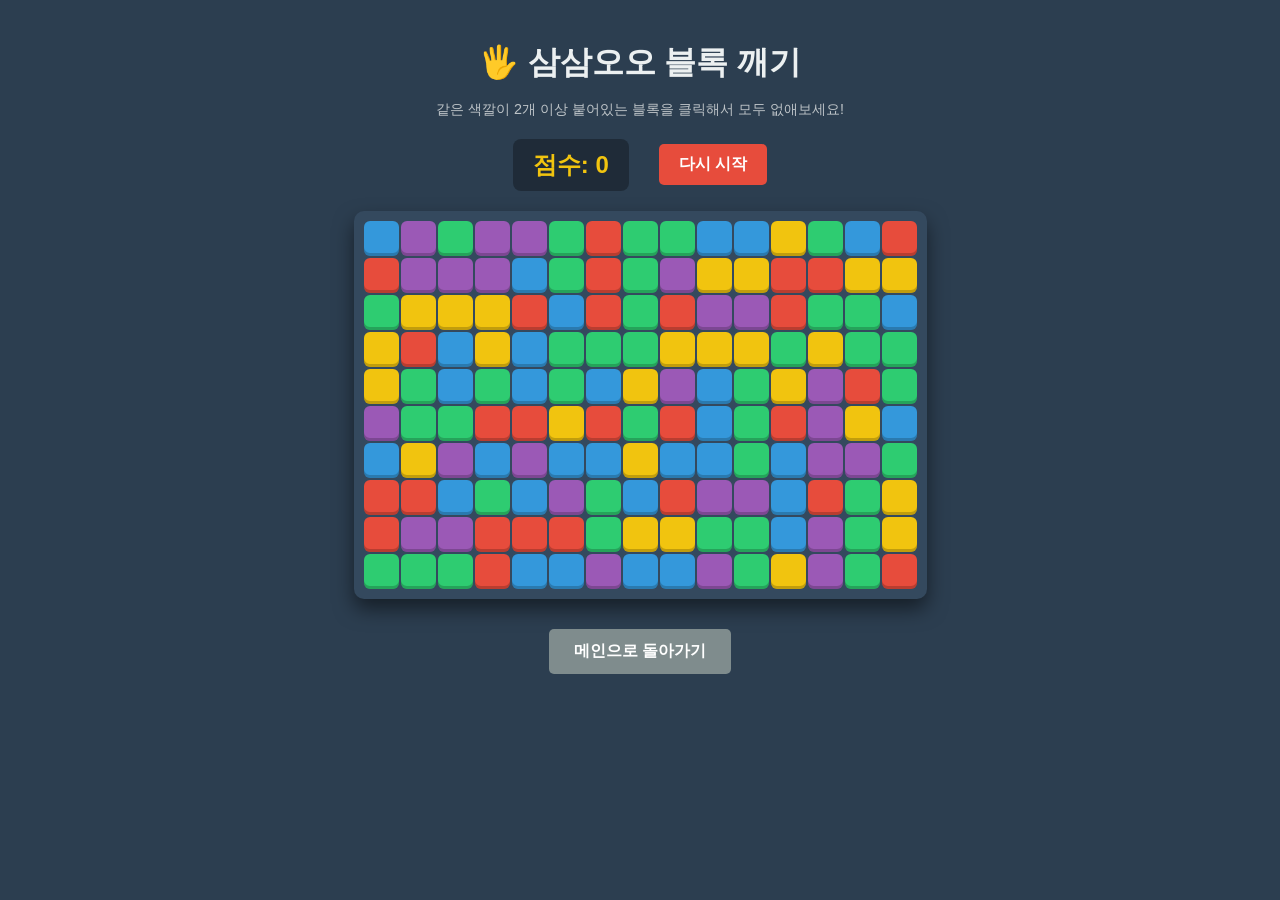
<file: 3455-click.html>
<!DOCTYPE html>
<html lang="ko">
<head>
    <meta charset="UTF-8">
    <meta name="viewport" content="width=device-width, initial-scale=1.0">
    <title>삼삼오오 클릭 - forever.or.kr</title>
    <style>
        body { font-family: 'Malgun Gothic', sans-serif; background: #2c3e50; color: white; text-align: center; margin: 0; padding: 20px; }
        h1 { margin-bottom: 5px; color: #ecf0f1; }
        p { color: #bdc3c7; font-size: 0.9em; margin-bottom: 20px; }
        
        /* 점수판 및 상단 바 */
        .header-bar { display: flex; justify-content: center; align-items: center; gap: 30px; margin-bottom: 20px; }
        .score-box { font-size: 1.5em; font-weight: bold; color: #f1c40f; background: rgba(0,0,0,0.3); padding: 10px 20px; border-radius: 8px; }
        .restart-btn { padding: 10px 20px; background: #e74c3c; color: white; border: none; border-radius: 5px; font-weight: bold; cursor: pointer; transition: 0.2s; font-size: 1em; }
        .restart-btn:hover { background: #c0392b; }

        /* 게임 보드 (가로 15칸, 세로 10칸) */
        #board { 
            display: grid; 
            grid-template-columns: repeat(15, 35px); 
            grid-template-rows: repeat(10, 35px); 
            gap: 2px; 
            justify-content: center; 
            background: #34495e; 
            padding: 10px; 
            border-radius: 10px; 
            width: max-content; 
            margin: 0 auto; 
            box-shadow: 0 10px 20px rgba(0,0,0,0.5);
        }
        
        /* 개별 블록 디자인 */
        .block { 
            width: 35px; height: 35px; border-radius: 6px; cursor: pointer; 
            box-shadow: inset 0 -3px 0 rgba(0,0,0,0.2); 
            transition: transform 0.1s, opacity 0.2s; 
        }
        .block:hover { transform: scale(1.1); z-index: 10; border: 2px solid white; box-sizing: border-box; }
        
        .back-btn { display: inline-block; margin-top: 30px; padding: 12px 25px; background: #7f8c8d; color: white; text-decoration: none; border-radius: 5px; font-weight: bold; }
        .back-btn:hover { background: #95a5a6; }
    </style>
</head>
<body>

    <h1>🖐️ 삼삼오오 블록 깨기</h1>
    <p>같은 색깔이 2개 이상 붙어있는 블록을 클릭해서 모두 없애보세요!</p>

    <div class="header-bar">
        <div class="score-box">점수: <span id="score">0</span></div>
        <button class="restart-btn" onclick="initGame()">다시 시작</button>
    </div>

    <div id="board"></div>

    <a href="index.html" class="back-btn">메인으로 돌아가기</a>

    <script>
        const ROWS = 10;
        const COLS = 15;
        const colors = ['#e74c3c', '#3498db', '#2ecc71', '#f1c40f', '#9b59b6']; // 5가지 색상
        let boardData = [];
        let score = 0;

        // 게임 보드 초기화 및 렌더링
        function initGame() {
            score = 0;
            document.getElementById('score').innerText = score;
            boardData = [];
            for (let r = 0; r < ROWS; r++) {
                let row = [];
                for (let c = 0; c < COLS; c++) {
                    // 무작위 색상 배정 (0~4)
                    row.push(Math.floor(Math.random() * colors.length));
                }
                boardData.push(row);
            }
            drawBoard();
        }

        // 화면에 블록 그리기
        function drawBoard() {
            const boardEl = document.getElementById('board');
            boardEl.innerHTML = ''; // 기존 블록 지우기

            for (let r = 0; r < ROWS; r++) {
                for (let c = 0; c < COLS; c++) {
                    let block = document.createElement('div');
                    if (boardData[r][c] !== null) {
                        block.className = 'block';
                        block.style.backgroundColor = colors[boardData[r][c]];
                        block.onclick = () => handleBlockClick(r, c);
                    } else {
                        // 터진 빈 공간
                        block.style.width = '35px';
                        block.style.height = '35px';
                    }
                    boardEl.appendChild(block);
                }
            }
        }

        // 블록을 클릭했을 때의 처리
        function handleBlockClick(row, col) {
            const color = boardData[row][col];
            if (color === null) return;

            // 붙어있는 같은 색깔 블록 찾기
            let group = [];
            let visited = Array(ROWS).fill(false).map(() => Array(COLS).fill(false));
            
            function findConnected(r, c) {
                if (r < 0 || r >= ROWS || c < 0 || c >= COLS) return;
                if (visited[r][c] || boardData[r][c] !== color) return;
                
                visited[r][c] = true;
                group.push({r, c});
                
                // 상하좌우 검사
                findConnected(r - 1, c);
                findConnected(r + 1, c);
                findConnected(r, c - 1);
                findConnected(r, c + 1);
            }

            findConnected(row, col);

            // 2개 이상 뭉쳐있을 때만 터짐
            if (group.length >= 2) {
                // 1. 블록 없애기 (점수 계산: 터진 개수의 제곱 * 10)
                score += (group.length * group.length * 10);
                document.getElementById('score').innerText = score;

                group.forEach(b => {
                    boardData[b.r][b.c] = null;
                });

                // 2. 중력 적용 (블록들이 밑으로 떨어짐)
                for (let c = 0; c < COLS; c++) {
                    let emptyRow = ROWS - 1;
                    for (let r = ROWS - 1; r >= 0; r--) {
                        if (boardData[r][c] !== null) {
                            boardData[emptyRow][c] = boardData[r][c];
                            if (emptyRow !== r) boardData[r][c] = null;
                            emptyRow--;
                        }
                    }
                }

                // 3. 빈 줄 당기기 (세로줄이 통째로 비면 오른쪽 줄들이 왼쪽으로 밀착)
                let emptyColIdx = 0;
                for (let c = 0; c < COLS; c++) {
                    let hasBlock = false;
                    for (let r = 0; r < ROWS; r++) {
                        if (boardData[r][c] !== null) { hasBlock = true; break; }
                    }
                    if (hasBlock) {
                        if (emptyColIdx !== c) {
                            for (let r = 0; r < ROWS; r++) {
                                boardData[r][emptyColIdx] = boardData[r][c];
                                boardData[r][c] = null;
                            }
                        }
                        emptyColIdx++;
                    }
                }

                drawBoard(); // 다시 화면 그리기
                checkGameOver();
            }
        }

        function checkGameOver() {
            // 더 이상 터뜨릴 블록(2개 이상 붙은 것)이 있는지 확인
            let isOver = true;
            for (let r = 0; r < ROWS; r++) {
                for (let c = 0; c < COLS; c++) {
                    let color = boardData[r][c];
                    if (color !== null) {
                        if (r < ROWS - 1 && boardData[r+1][c] === color) isOver = false;
                        if (c < COLS - 1 && boardData[r][c+1] === color) isOver = false;
                    }
                }
            }
            if (isOver) {
                setTimeout(() => alert("게임 오버! 최종 점수는 " + score + "점 입니다."), 300);
            }
        }

        // 시작할 때 한 번 실행
        initGame();
    </script>
</body>
</html>
</file>
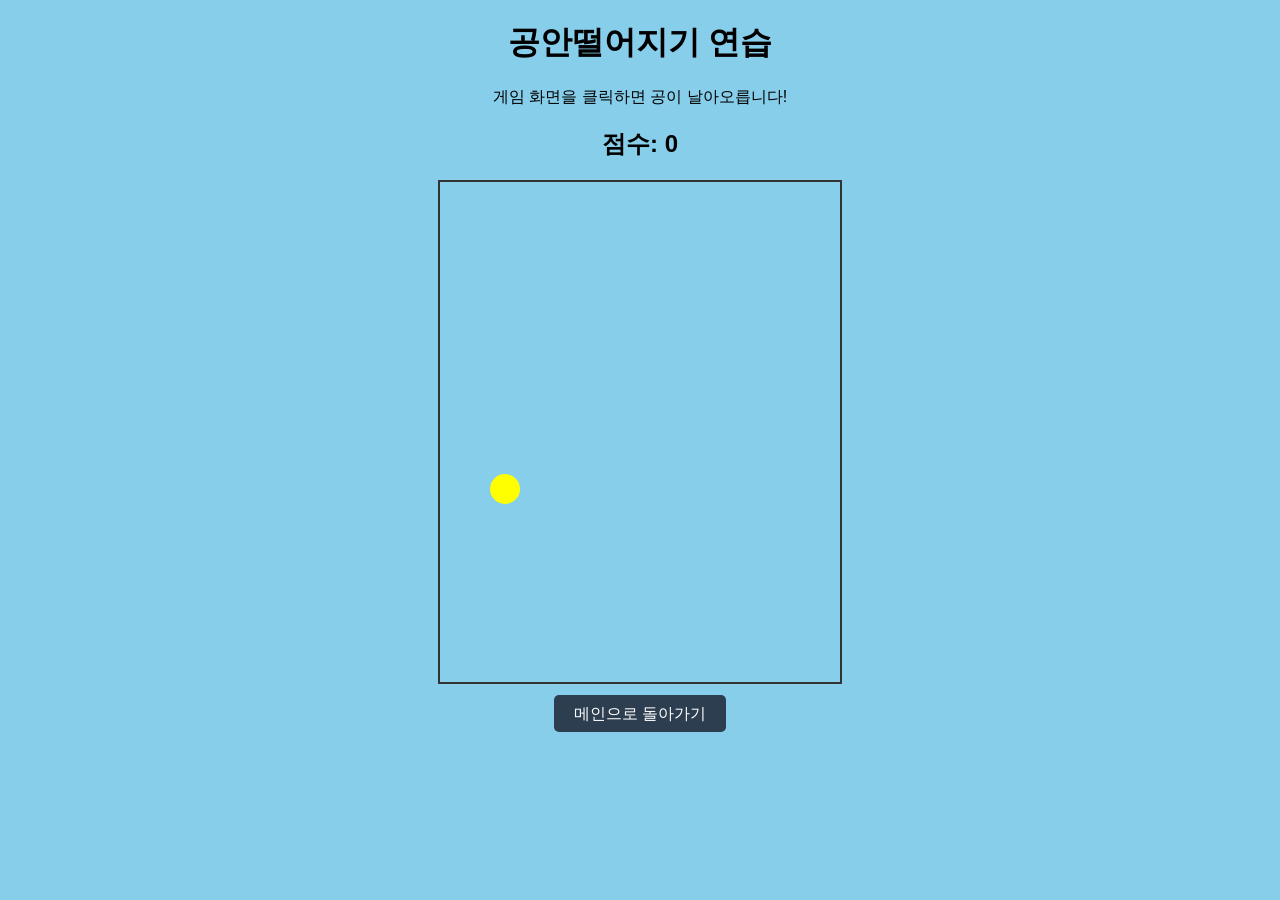
<file: bird-flying.html>
<!DOCTYPE html>
<html lang="ko">
<head>
    <meta charset="UTF-8">
    <title> 🟡 공안떨어지기 연습</title>
    <style>
        body { text-align: center; font-family: sans-serif; background: #87CEEB; }
        #game { width: 400px; height: 500px; border: 2px solid #333; margin: 20px auto; position: relative; overflow: hidden; background: url('https://www.transparenttextures.com/patterns/cubes.png'); }
        #bird { width: 30px; height: 30px; background: yellow; border-radius: 50%; position: absolute; top: 200px; left: 50px; }
        .pipe { width: 50px; background: green; position: absolute; right: -50px; }
        .back-btn { padding: 10px 20px; background: #2c3e50; color: white; text-decoration: none; border-radius: 5px; }
    </style>
</head>
<body>
    <h1> 공안떨어지기 연습</h1>
    <p>게임 화면을 클릭하면 공이 날아오릅니다!</p>
    <h2 id="score">점수: 0</h2>
    <div id="game" onclick="jump()">
        <div id="bird"></div>
    </div>
    <a href="index.html" class="back-btn">메인으로 돌아가기</a>

    <script>
        const bird = document.getElementById('bird');
        const game = document.getElementById('game');
        let birdTop = 200;
        let gravity = 2;
        let isGameOver = false;
        let score = 0;

        let fly = setInterval(() => {
            if (isGameOver) return;
            birdTop += gravity;
            bird.style.top = birdTop + 'px';
            if (birdTop >= 470 || birdTop <= 0) gameOver();
        }, 20);

        function jump() {
            if (isGameOver) return;
            birdTop -= 50;
        }

        function createPipe() {
            if (isGameOver) return;
            let pipe = document.createElement('div');
            pipe.className = 'pipe';
            let pipeHeight = Math.random() * 200 + 50;
            pipe.style.height = pipeHeight + 'px';
            pipe.style.bottom = '0px';
            let pipeLeft = 400;
            game.appendChild(pipe);

            let movePipe = setInterval(() => {
                if (isGameOver) { clearInterval(movePipe); return; }
                pipeLeft -= 5;
                pipe.style.left = pipeLeft + 'px';

                // 충돌 감지 (단순화)
                if (pipeLeft < 80 && pipeLeft > 20 && birdTop > 500 - pipeHeight) {
                    gameOver();
                }
                if (pipeLeft === 45) {
                    score++;
                    document.getElementById('score').innerText = '점수: ' + score;
                }
                if (pipeLeft < -50) {
                    clearInterval(movePipe);
                    game.removeChild(pipe);
                }
            }, 30);
        }

        setInterval(createPipe, 2000);

        function gameOver() {
            isGameOver = true;
            alert("앗, 부딪혔어요! 최종 점수: " + score);
            location.reload(); // 페이지 새로고침
        }
    </script>
</body>

</html>
</file>
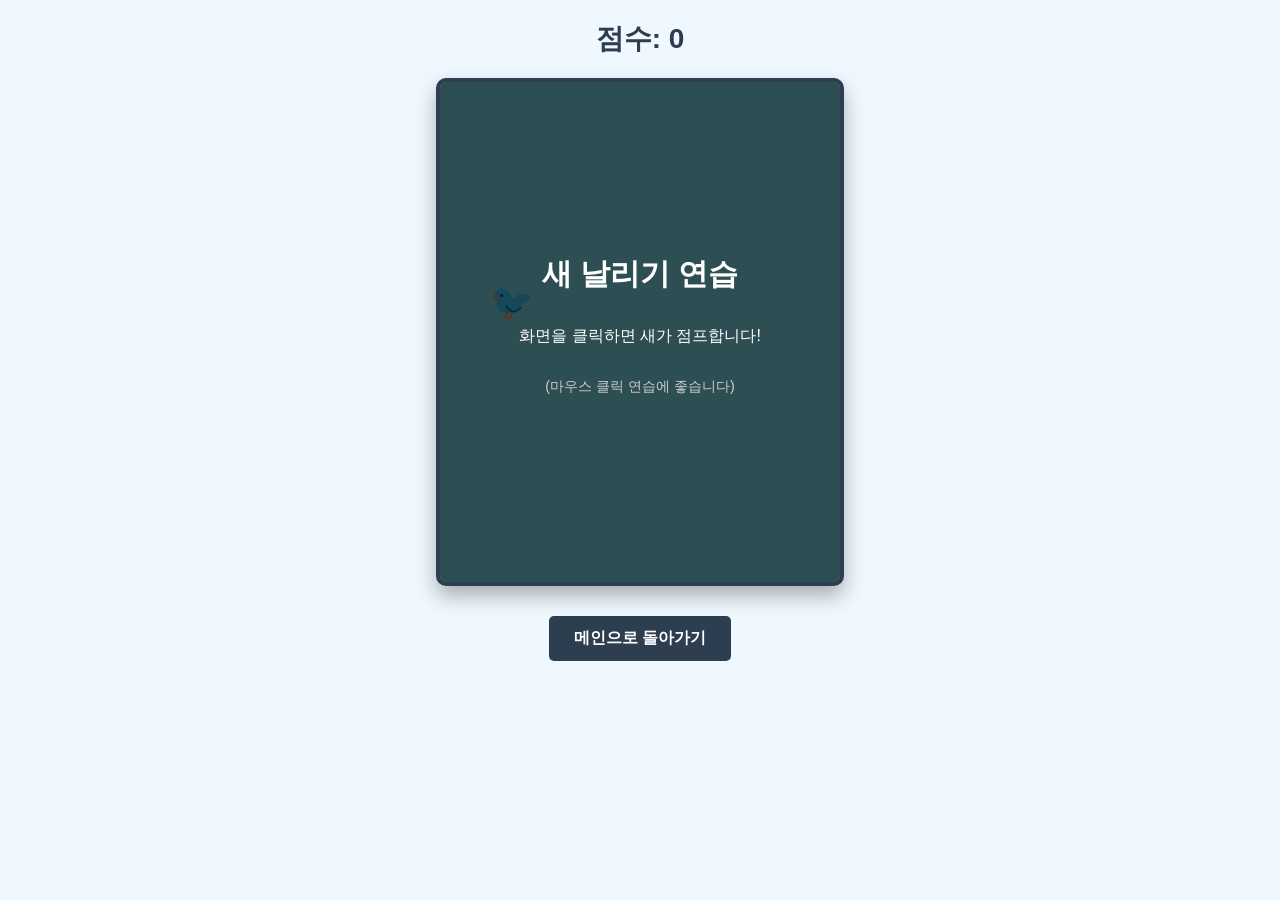
<file: bird-flying_N.html>
<!DOCTYPE html>
<html lang="ko">
<head>
    <meta charset="UTF-8">
    <title>새 날리기 연습</title>
    <style>
        body { margin: 0; padding: 0; background-color: #f0f8ff; text-align: center; font-family: 'Malgun Gothic', sans-serif; overflow: hidden; }
        
        /* 게임 화면 테두리와 배경 */
        #gameArea { position: relative; width: 400px; height: 500px; background-color: #70c5ce; margin: 20px auto; border: 4px solid #2c3e50; overflow: hidden; box-shadow: 0 10px 20px rgba(0,0,0,0.3); border-radius: 10px; cursor: pointer; }
        
        /* 새 모양 (이모티콘 사용) */
        #bird { position: absolute; width: 40px; height: 40px; font-size: 35px; line-height: 40px; left: 50px; top: 200px; z-index: 10; user-select: none; }
        
        /* 장애물(기둥) 스타일 */
        .pipe { position: absolute; width: 60px; background-color: #73bf2e; border: 3px solid #558c22; z-index: 5; }
        .pipe-top { top: 0; border-bottom-left-radius: 5px; border-bottom-right-radius: 5px; }
        .pipe-bottom { bottom: 0; border-top-left-radius: 5px; border-top-right-radius: 5px; }
        
        /* 점수판 및 시작화면 */
        #scoreBoard { font-size: 28px; font-weight: bold; color: #2c3e50; margin-top: 20px; }
        #startScreen { position: absolute; top: 0; left: 0; width: 100%; height: 100%; background: rgba(0,0,0,0.6); color: white; display: flex; flex-direction: column; justify-content: center; align-items: center; z-index: 20; }
        #startScreen h2 { margin: 0 0 15px 0; font-size: 30px; }
        .back-btn { display: inline-block; padding: 12px 25px; background: #2c3e50; color: white; text-decoration: none; border-radius: 5px; font-weight: bold; margin-top: 10px; transition: 0.2s; }
        .back-btn:hover { background: #34495e; }
    </style>
</head>
<body>
    <div id="scoreBoard">점수: 0</div>
    
    <div id="gameArea">
        <div id="bird">🐦</div>
        <div id="startScreen">
            <h2>새 날리기 연습</h2>
            <p>화면을 클릭하면 새가 점프합니다!</p>
            <p style="font-size: 0.9em; color: #ccc;">(마우스 클릭 연습에 좋습니다)</p>
        </div>
    </div>
    
    <a href="index.html" class="back-btn">메인으로 돌아가기</a>

    <script>
        const gameArea = document.getElementById('gameArea');
        const bird = document.getElementById('bird');
        const startScreen = document.getElementById('startScreen');
        const scoreBoard = document.getElementById('scoreBoard');

        let isGameOver = true;
        let score = 0;
        let birdY = 200;
        let birdVelocity = 0;
        let gravity = 0.5; // 떨어지는 속도
        let jumpPower = -8; // 점프하는 힘
        let pipes = [];
        let gameLoop;
        let pipeSpawner;

        // 마우스를 클릭하거나 화면을 터치했을 때 점프
        gameArea.addEventListener('mousedown', jump);
        gameArea.addEventListener('touchstart', jump);

        function jump(e) {
            e.preventDefault();
            if (isGameOver) {
                startGame(); // 게임 오버 상태면 게임 시작
            } else {
                birdVelocity = jumpPower; // 게임 중이면 점프
            }
        }

        function startGame() {
            isGameOver = false;
            score = 0;
            birdY = 200;
            birdVelocity = 0;
            scoreBoard.innerText = "점수: 0";
            startScreen.style.display = 'none';
            
            // 화면에 남아있는 기둥들 청소
            pipes.forEach(p => {
                if(p.top.parentNode) p.top.parentNode.removeChild(p.top);
                if(p.bottom.parentNode) p.bottom.parentNode.removeChild(p.bottom);
            });
            pipes = [];

            gameLoop = setInterval(update, 20);
            pipeSpawner = setInterval(createPipe, 1500); // 1.5초마다 새 기둥 생성
        }

        function createPipe() {
            if (isGameOver) return;
            let gap = 150; // 위아래 기둥 사이의 틈(이 틈으로 지나가야 함)
            let minHeight = 50;
            let maxTopHeight = gameArea.clientHeight - gap - minHeight;
            let topHeight = Math.floor(Math.random() * (maxTopHeight - minHeight + 1) + minHeight);
            let bottomHeight = gameArea.clientHeight - topHeight - gap;

            let pipeTop = document.createElement('div');
            pipeTop.className = 'pipe pipe-top';
            pipeTop.style.height = topHeight + 'px';
            pipeTop.style.left = '400px';

            let pipeBottom = document.createElement('div');
            pipeBottom.className = 'pipe pipe-bottom';
            pipeBottom.style.height = bottomHeight + 'px';
            pipeBottom.style.left = '400px';

            gameArea.appendChild(pipeTop);
            gameArea.appendChild(pipeBottom);

            pipes.push({ x: 400, top: pipeTop, bottom: pipeBottom, passed: false });
        }

        function update() {
            // 1. 새의 움직임 계산
            birdVelocity += gravity;
            birdY += birdVelocity;
            bird.style.top = birdY + 'px';

            // 바닥이나 천장에 부딪히면 게임 오버
            if (birdY > 460 || birdY < 0) {
                gameOver();
            }

            // 2. 장애물(기둥) 이동 및 충돌 계산
            pipes.forEach((p, index) => {
                p.x -= 3; // 기둥이 다가오는 속도
                p.top.style.left = p.x + 'px';
                p.bottom.style.left = p.x + 'px';

                // 파이프를 무사히 지나치면 점수 1점 획득
                if (p.x < 50 && !p.passed) {
                    score++;
                    scoreBoard.innerText = "점수: " + score;
                    p.passed = true;
                }

                // 부딪혔는지 확인하는 충돌 로직
                let birdRect = { top: birdY + 5, bottom: birdY + 35, left: 55, right: 85 };
                let topPipeRect = { top: 0, bottom: parseFloat(p.top.style.height), left: p.x, right: p.x + 60 };
                let bottomPipeRect = { top: gameArea.clientHeight - parseFloat(p.bottom.style.height), bottom: gameArea.clientHeight, left: p.x, right: p.x + 60 };

                if (isCollide(birdRect, topPipeRect) || isCollide(birdRect, bottomPipeRect)) {
                    gameOver();
                }

                // 화면 왼쪽 밖으로 완전히 나간 기둥은 메모리에서 삭제
                if (p.x < -60) {
                    p.top.parentNode.removeChild(p.top);
                    p.bottom.parentNode.removeChild(p.bottom);
                    pipes.splice(index, 1);
                }
            });
        }

        // 박스끼리 겹쳤는지(충돌했는지) 수학적으로 확인하는 함수
        function isCollide(a, b) {
            return !(a.right < b.left || a.left > b.right || a.bottom < b.top || a.top > b.bottom);
        }

        function gameOver() {
            isGameOver = true;
            clearInterval(gameLoop);
            clearInterval(pipeSpawner);
            startScreen.style.display = 'flex';
            startScreen.innerHTML = `<h2>게임 오버! 💥</h2><p>최종 점수: ${score}점</p><p style="margin-top:20px; font-size:16px;">화면을 클릭하면 다시 시작합니다</p>`;
        }
    </script>
</body>
</html>
</file>
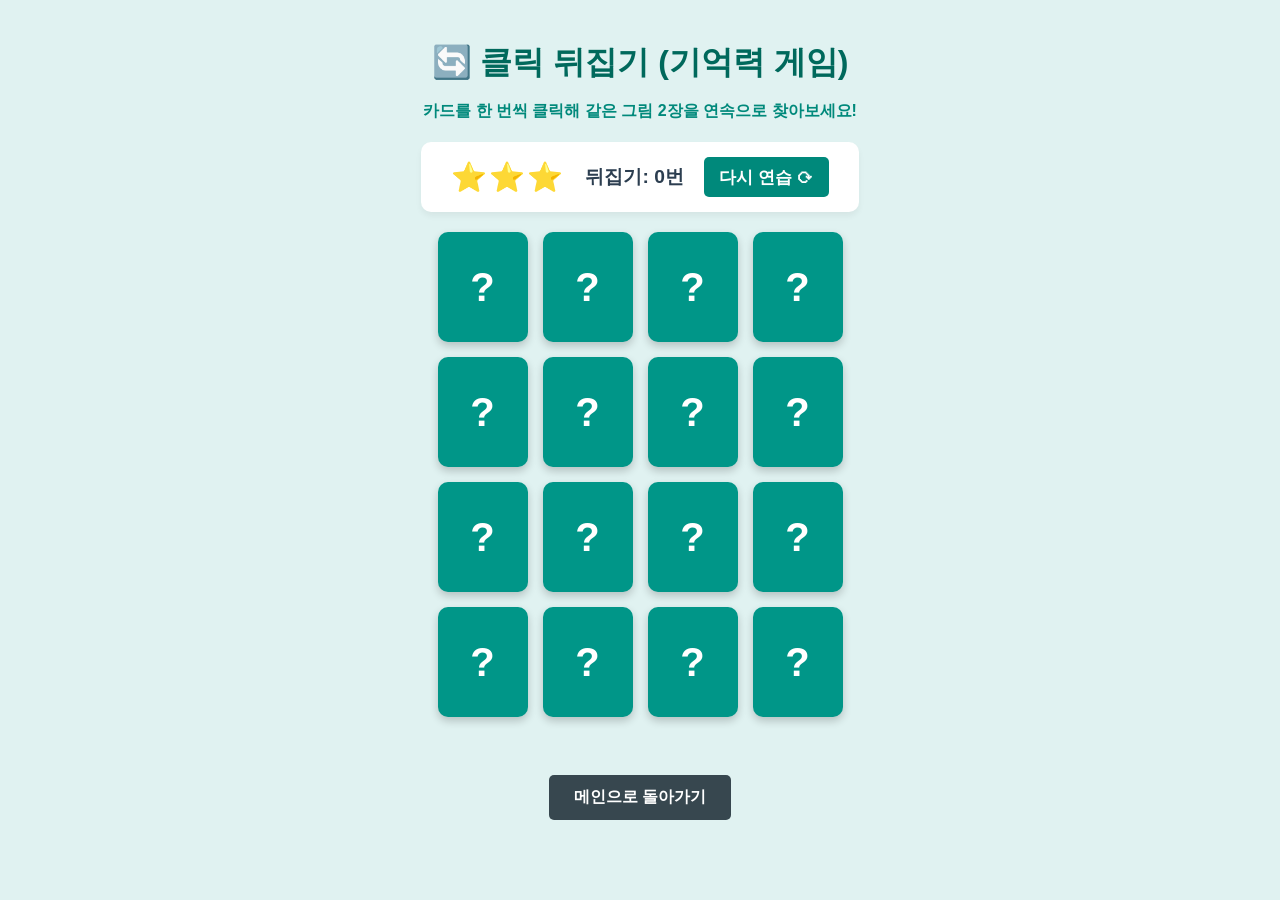
<file: click-flip.html>
<!DOCTYPE html>
<html lang="ko">
<head>
    <meta charset="UTF-8">
    <meta name="viewport" content="width=device-width, initial-scale=1.0">
    <title>클릭 뒤집기 - forever.or.kr</title>
    <style>
        body { font-family: 'Malgun Gothic', sans-serif; background: #e0f2f1; text-align: center; margin: 0; padding: 20px; color: #333; user-select: none; }
        h1 { color: #00695c; margin-bottom: 5px; }
        p { color: #00897b; margin-bottom: 20px; font-weight: bold; }

        /* 점수판 (별점, 이동 횟수, 리셋 버튼) */
        .score-panel { display: flex; justify-content: center; align-items: center; gap: 20px; margin-bottom: 20px; background: white; padding: 15px 30px; border-radius: 10px; box-shadow: 0 4px 6px rgba(0,0,0,0.05); display: inline-flex; font-size: 1.2em; }
        .stars { color: #f1c40f; font-size: 1.5em; letter-spacing: 2px; }
        .moves { font-weight: bold; color: #2c3e50; }
        .restart-btn { background: #00897b; color: white; border: none; padding: 8px 15px; border-radius: 5px; cursor: pointer; font-weight: bold; transition: 0.2s; font-size: 0.9em; }
        .restart-btn:hover { background: #00695c; }

        /* 카드 보드 (4x4 고정) */
        #gameBoard { display: grid; grid-template-columns: repeat(4, 90px); gap: 15px; justify-content: center; margin: 0 auto; perspective: 1000px; }

        /* 개별 카드 디자인 */
        .card { width: 90px; height: 110px; cursor: pointer; position: relative; }
        .card-inner { width: 100%; height: 100%; transition: transform 0.4s; transform-style: preserve-3d; position: relative; }
        
        /* 클릭해서 뒤집혔을 때 */
        .card.flipped .card-inner { transform: rotateY(180deg); }
        
        /* 짝을 맞췄을 때 부드럽게 사라지는 효과 */
        .card.matched .card-inner { opacity: 0.6; transform: rotateY(180deg) scale(0.95); }
        .card.matched .card-face { background: #b2dfdb; border: 2px solid #00897b; }

        .card-cover, .card-face { width: 100%; height: 100%; position: absolute; backface-visibility: hidden; display: flex; justify-content: center; align-items: center; border-radius: 10px; box-shadow: 0 4px 8px rgba(0,0,0,0.2); box-sizing: border-box; }
        
        /* 카드 뒷면 (클릭 전) */
        .card-cover { background: #009688; color: white; font-size: 2.5em; font-weight: bold; transition: 0.2s; }
        .card-cover:hover { background: #00796b; transform: translateY(-3px); }
        
        /* 카드 앞면 (그림) */
        .card-face { background: white; transform: rotateY(180deg); font-size: 3em; }

        .back-btn { display: inline-block; margin-top: 40px; padding: 12px 25px; background: #37474f; color: white; text-decoration: none; border-radius: 5px; font-weight: bold; transition: 0.2s; }
        .back-btn:hover { background: #263238; }

        /* 승리 축하 모달창 */
        #winModal { display: none; position: fixed; top: 0; left: 0; width: 100%; height: 100%; background: rgba(0,0,0,0.7); justify-content: center; align-items: center; z-index: 100; }
        .modal-content { background: white; padding: 40px; border-radius: 15px; text-align: center; box-shadow: 0 10px 25px rgba(0,0,0,0.3); }
        .modal-content h2 { color: #00897b; margin-top: 0; font-size: 2em; }
        .modal-content p { font-size: 1.2em; color: #333; }
        .close-btn { margin-top: 20px; padding: 10px 25px; background: #e74c3c; color: white; border: none; border-radius: 5px; font-size: 1.1em; cursor: pointer; font-weight: bold; }
        .close-btn:hover { background: #c0392b; }
    </style>
</head>
<body>

    <h1>🔄 클릭 뒤집기 (기억력 게임)</h1>
    <p>카드를 한 번씩 클릭해 같은 그림 2장을 연속으로 찾아보세요!</p>

    <div class="score-panel">
        <div class="stars" id="stars">⭐⭐⭐</div>
        <div class="moves">뒤집기: <span id="movesCount">0</span>번</div>
        <button class="restart-btn" onclick="initGame()">다시 연습 ⟳</button>
    </div>

    <div id="gameBoard">
        </div>

    <div id="winModal">
        <div class="modal-content">
            <h2>🎉 축하합니다! 🎉</h2>
            <p>모든 짝을 다 맞추셨습니다!</p>
            <p>총 뒤집은 횟수: <b id="finalMoves">0</b>번</p>
            <p>최종 평점: <span id="finalStars" class="stars">⭐⭐⭐</span></p>
            <button class="close-btn" onclick="closeModal()">다시 하기</button>
        </div>
    </div>

    <br>
    <a href="index.html" class="back-btn">메인으로 돌아가기</a>

    <script>
        // 8쌍의 동물 이모티콘 사용
        const emojis = ['🐶', '🐱', '🐭', '🐹', '🐰', '🦊', '🐻', '🐼'];
        const board = document.getElementById('gameBoard');
        
        let hasFlippedCard = false;
        let lockBoard = false;
        let firstCard, secondCard;
        
        let moves = 0;
        let matchedPairs = 0;

        function initGame() {
            board.innerHTML = '';
            hasFlippedCard = false;
            lockBoard = false;
            firstCard = null;
            secondCard = null;
            moves = 0;
            matchedPairs = 0;
            
            document.getElementById('movesCount').innerText = moves;
            document.getElementById('stars').innerText = '⭐⭐⭐';

            // 8쌍(16장) 배열 만들기
            let deck = [...emojis, ...emojis];
            
            // 카드 섞기 (Fisher-Yates 알고리즘으로 골고루 섞임)
            deck.sort(() => Math.random() - 0.5);

            // 화면에 카드 배치
            deck.forEach(emoji => {
                let card = document.createElement('div');
                card.className = 'card';
                card.dataset.emoji = emoji;
                
                // 이번에는 '더블클릭'이 아닌 '한 번 클릭(onclick)'으로 작동!
                card.onclick = function() { flipCard(this); };

                card.innerHTML = `
                    <div class="card-inner">
                        <div class="card-cover">?</div>
                        <div class="card-face">${emoji}</div>
                    </div>
                `;
                board.appendChild(card);
            });
        }

        function flipCard(card) {
            if (lockBoard) return;
            if (card === firstCard) return; // 같은 카드를 두 번 연속 누르는 것 방지
            if (card.classList.contains('matched')) return; // 이미 맞춰진 카드는 무시

            card.classList.add('flipped');

            if (!hasFlippedCard) {
                // 첫 번째 클릭
                hasFlippedCard = true;
                firstCard = card;
                return;
            }

            // 두 번째 클릭
            secondCard = card;
            addMove(); // 두 장을 뒤집었으므로 횟수 증가
            checkForMatch();
        }

        function checkForMatch() {
            let isMatch = firstCard.dataset.emoji === secondCard.dataset.emoji;

            if (isMatch) {
                disableCards();
            } else {
                unflipCards();
            }
        }

        function disableCards() {
            firstCard.classList.add('matched');
            secondCard.classList.add('matched');
            matchedPairs++;

            resetBoard();

            // 8쌍(16장)을 모두 맞췄을 때
            if (matchedPairs === 8) {
                setTimeout(showWinModal, 500);
            }
        }

        function unflipCards() {
            lockBoard = true;
            
            // 틀렸을 경우 1초 동안 보여준 뒤 다시 뒤집음
            setTimeout(() => {
                firstCard.classList.remove('flipped');
                secondCard.classList.remove('flipped');
                resetBoard();
            }, 1000);
        }

        function resetBoard() {
            [hasFlippedCard, lockBoard] = [false, false];
            [firstCard, secondCard] = [null, null];
        }

        function addMove() {
            moves++;
            document.getElementById('movesCount').innerText = moves;
            
            // 횟수에 따라 별점(평점) 깎기
            let starDisplay = document.getElementById('stars');
            if (moves === 12) {
                starDisplay.innerText = '⭐⭐'; // 12번 넘어가면 별 2개
            } else if (moves === 18) {
                starDisplay.innerText = '⭐';   // 18번 넘어가면 별 1개
            }
        }

        function showWinModal() {
            document.getElementById('finalMoves').innerText = moves;
            document.getElementById('finalStars').innerText = document.getElementById('stars').innerText;
            document.getElementById('winModal').style.display = 'flex';
        }

        function closeModal() {
            document.getElementById('winModal').style.display = 'none';
            initGame(); // 닫으면서 새 게임 시작
        }

        // 페이지 열 때 자동 시작
        window.onload = initGame;
    </script>
</body>
</html>
</file>
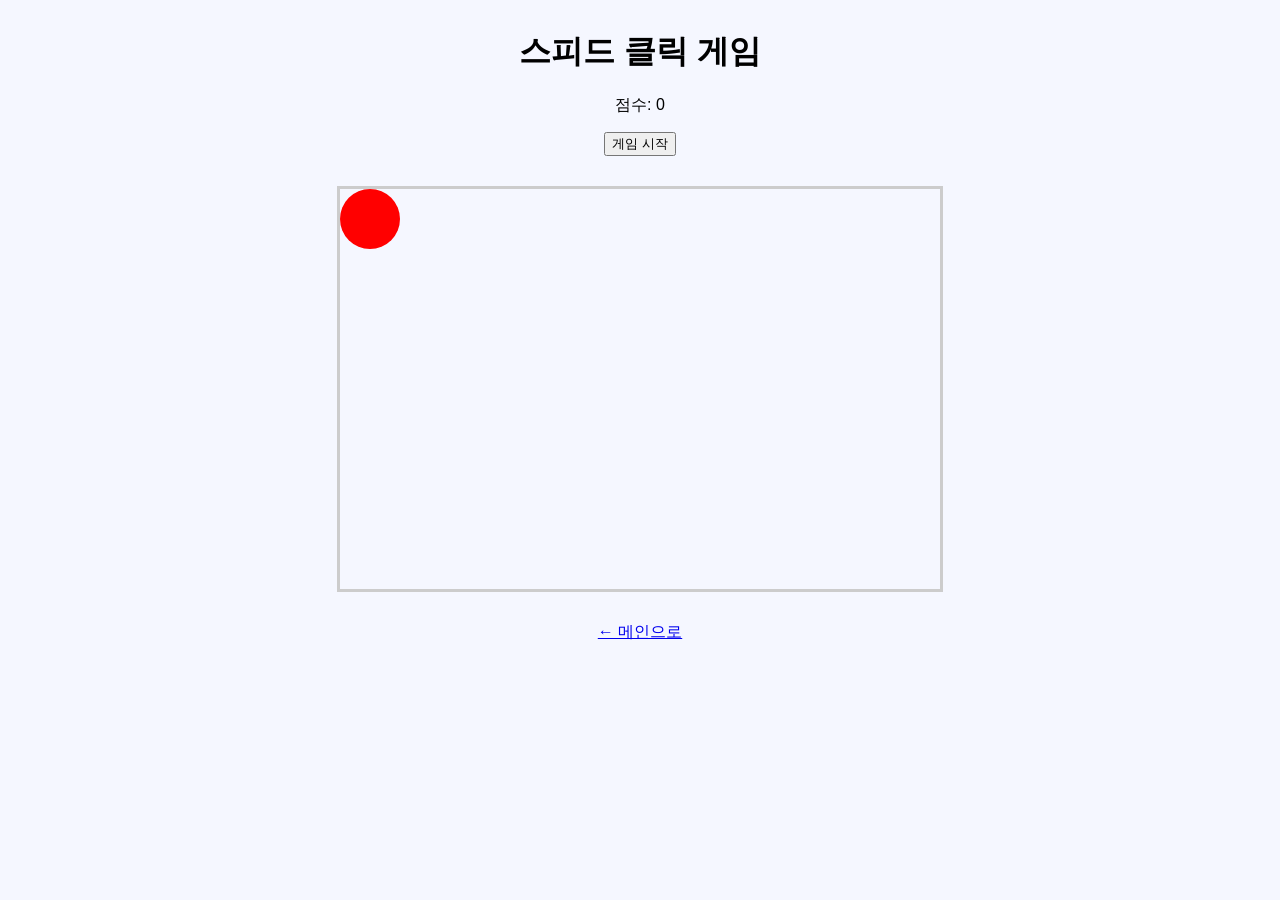
<file: click.html>
<!DOCTYPE html>
<html lang="ko">
<head>
<meta charset="UTF-8">
<title>스피드 클릭</title>
<link rel="stylesheet" href="style.css">
</head>
<body>

<h1>스피드 클릭 게임</h1>
<p id="score">점수: 0</p>
<button onclick="start()">게임 시작</button>

<div id="area">
<div id="target"></div>
</div>

<a href="index.html">← 메인으로</a>

<script>
let score=0;
const target=document.getElementById("target");
const area=document.getElementById("area");

function move(){
const x=Math.random()*(area.clientWidth-60);
const y=Math.random()*(area.clientHeight-60);
target.style.left=x+"px";
target.style.top=y+"px";
}

target.onclick=function(){
score++;
document.getElementById("score").innerText="점수: "+score;
move();
}

function start(){
score=0;
document.getElementById("score").innerText="점수: 0";
move();
}
</script>

</body>
</html>
</file>
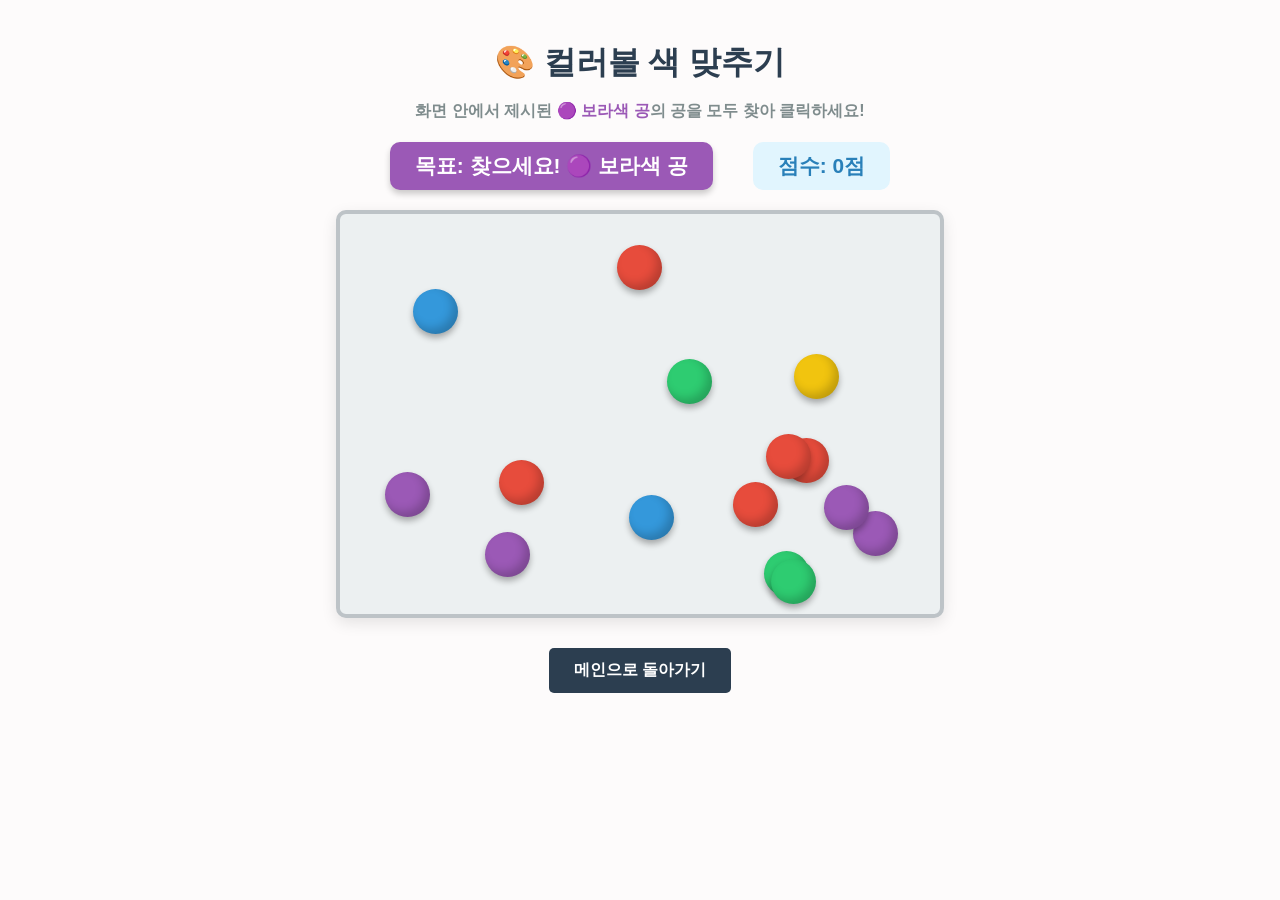
<file: color-match.html>
<!DOCTYPE html>
<html lang="ko">
<head>
    <meta charset="UTF-8">
    <title>색 맞추기 연습 - forever.or.kr</title>
    <style>
        body { font-family: 'Malgun Gothic', sans-serif; background: #fdfbfb; text-align: center; margin: 0; padding: 20px; color: #333; user-select: none; }
        h1 { color: #2c3e50; margin-bottom: 5px; }
        p { color: #7f8c8d; margin-bottom: 20px; font-weight: bold; }
        
        /* 상단 점수 및 목표 표시줄 */
        .header-info { display: flex; justify-content: center; align-items: center; gap: 40px; margin-bottom: 20px; font-size: 1.3em; font-weight: bold; }
        #targetBox { padding: 10px 25px; border-radius: 10px; color: white; background: #333; transition: background-color 0.3s; box-shadow: 0 4px 6px rgba(0,0,0,0.2); }
        #scoreBox { color: #2980b9; background: #e1f5fe; padding: 10px 25px; border-radius: 10px; }

        /* 게임 화면 영역 */
        #gameArea { position: relative; width: 600px; height: 400px; background: #ecf0f1; border: 4px solid #bdc3c7; margin: 0 auto; border-radius: 10px; overflow: hidden; box-shadow: 0 5px 15px rgba(0,0,0,0.1); cursor: crosshair; }
        
        /* 통통 튀어다니는 컬러볼 디자인 */
        .ball { position: absolute; width: 45px; height: 45px; border-radius: 50%; box-shadow: inset -5px -5px 10px rgba(0,0,0,0.2), 0 4px 6px rgba(0,0,0,0.3); cursor: pointer; transition: transform 0.1s; }
        .ball:active { transform: scale(0.8); } /* 누를 때 쏙 들어가는 효과 */

        .back-btn { display: inline-block; margin-top: 30px; padding: 12px 25px; background: #2c3e50; color: white; text-decoration: none; border-radius: 5px; font-weight: bold; transition: 0.2s; }
        .back-btn:hover { background: #34495e; }
    </style>
</head>
<body>

    <h1>🎨 컬러볼 색 맞추기</h1>
    <p>화면 안에서 제시된 <b id="targetName">색깔</b>의 공을 모두 찾아 클릭하세요!</p>

    <div class="header-info">
        <div id="targetBox">목표: 대기중</div>
        <div id="scoreBox">점수: <span id="score">0</span>점</div>
    </div>

    <div id="gameArea"></div>

    <a href="index.html" class="back-btn">메인으로 돌아가기</a>

    <script>
        const gameArea = document.getElementById('gameArea');
        const targetBox = document.getElementById('targetBox');
        const targetName = document.getElementById('targetName');
        const scoreDisplay = document.getElementById('score');

        // 사용할 색상 세트
        const colorSet = [
            { name: '🔴 빨간색 공', hex: '#e74c3c' },
            { name: '🔵 파란색 공', hex: '#3498db' },
            { name: '🟢 초록색 공', hex: '#2ecc71' },
            { name: '🟡 노란색 공', hex: '#f1c40f' },
            { name: '🟣 보라색 공', hex: '#9b59b6' }
        ];

        let balls = [];
        let currentTarget = null;
        let score = 0;

        function startGame() {
            score = 0;
            scoreDisplay.innerText = score;
            spawnWave();
            animate();
        }

        // 새로운 공들을 화면에 뿌리는 함수
        function spawnWave() {
            gameArea.innerHTML = '';
            balls = [];
            
            // 총 15개의 공을 무작위 색상으로 생성
            for(let i = 0; i < 15; i++) {
                let c = colorSet[Math.floor(Math.random() * colorSet.length)];
                let el = document.createElement('div');
                el.className = 'ball';
                el.style.backgroundColor = c.hex;
                
                // 공이 처음 생길 무작위 위치
                let size = 45;
                let x = Math.random() * (600 - size);
                let y = Math.random() * (400 - size);
                
                // 공이 굴러가는 방향과 속도
                let dx = (Math.random() - 0.5) * 3;
                let dy = (Math.random() - 0.5) * 3;

                el.style.left = x + 'px';
                el.style.top = y + 'px';

                // 공을 마우스로 눌렀을 때의 동작
                el.onmousedown = () => hitBall(el, c);

                gameArea.appendChild(el);
                balls.push({ el, x, y, dx, dy, colorObj: c, active: true });
            }

            setNewTarget();
        }

        // 찾아야 할 다음 색상 지정하기
        function setNewTarget() {
            // 화면에 남아있는 공들 중에서 하나를 랜덤하게 목표로 지정
            let activeBalls = balls.filter(b => b.active);
            if (activeBalls.length === 0) {
                // 화면의 공을 다 치웠으면 새로운 공들 다시 생성
                spawnWave();
                return;
            }

            let randomBall = activeBalls[Math.floor(Math.random() * activeBalls.length)];
            currentTarget = randomBall.colorObj;
            
            // 목표 상자 UI 업데이트
            targetBox.innerText = `목표: 찾으세요! ${currentTarget.name}`;
            targetBox.style.backgroundColor = currentTarget.hex;
            targetName.innerText = currentTarget.name;
            targetName.style.color = currentTarget.hex;
        }

        // 공을 클릭했을 때 정답/오답 판별
        function hitBall(el, colorObj) {
            if (colorObj === currentTarget) {
                // 정답! 목표 색상과 같을 때
                score += 10;
                scoreDisplay.innerText = score;
                el.style.display = 'none'; // 터진 공은 화면에서 숨김
                
                let hitObj = balls.find(b => b.el === el);
                if(hitObj) hitObj.active = false;

                // 같은 색상의 공이 더 남아있는지 확인
                let remainingTargetBalls = balls.filter(b => b.active && b.colorObj === currentTarget);
                if (remainingTargetBalls.length === 0) {
                    setNewTarget(); // 다 찾았으면 새로운 색상 제시
                }
            } else {
                // 오답! 엉뚱한 색상을 눌렀을 때
                score = Math.max(0, score - 5); // 5점 감점
                scoreDisplay.innerText = score;
                
                // 틀렸다는 표시로 배경이 살짝 붉게 깜빡임
                gameArea.style.backgroundColor = '#ffcccc';
                setTimeout(() => gameArea.style.backgroundColor = '#ecf0f1', 150);
            }
        }

        // 공들이 통통 튕겨다니게 만드는 애니메이션 로직
        function animate() {
            balls.forEach(b => {
                if (!b.active) return;
                
                b.x += b.dx;
                b.y += b.dy;

                // 화면 벽에 닿으면 반대 방향으로 튕기기 (공 크기 45px 기준)
                if (b.x <= 0 || b.x >= 555) b.dx *= -1;
                if (b.y <= 0 || b.y >= 355) b.dy *= -1;

                b.el.style.left = b.x + 'px';
                b.el.style.top = b.y + 'px';
            });

            requestAnimationFrame(animate);
        }

        // 창이 열리면 바로 게임 시작
        window.onload = startGame;
    </script>
</body>
</html>
</file>
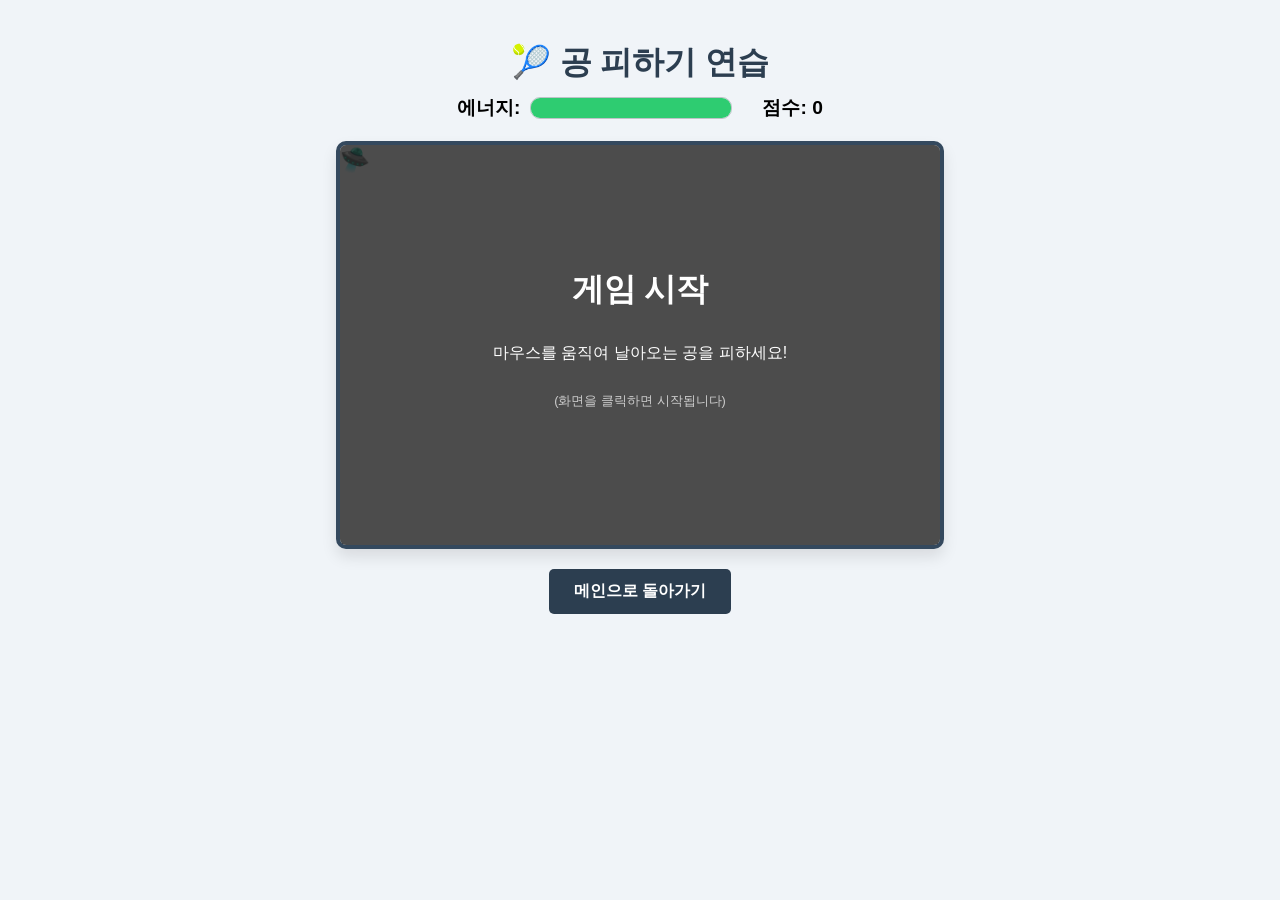
<file: dodge-ball.html>
<!DOCTYPE html>
<html lang="ko">
<head>
    <meta charset="UTF-8">
    <title>공 피하기 게임</title>
    <style>
        body { text-align: center; font-family: 'Malgun Gothic', sans-serif; background: #f0f4f8; margin: 0; padding: 20px; }
        h1 { color: #2c3e50; margin-bottom: 10px; }
        
        /* 점수 및 에너지 표시 영역 */
        .stats { display: flex; justify-content: center; align-items: center; gap: 30px; margin-bottom: 20px; font-size: 1.2em; font-weight: bold; }
        .energy-container { display: flex; align-items: center; gap: 10px; }
        .energy-bar-bg { width: 200px; height: 20px; background: #dcdde1; border-radius: 10px; overflow: hidden; border: 1px solid #bdc3c7; }
        .energy-bar-fill { width: 100%; height: 100%; background: #2ecc71; transition: width 0.3s, background 0.3s; }
        
        /* 게임 화면 영역 */
        #gameArea { position: relative; width: 600px; height: 400px; background: #ffffff; border: 4px solid #34495e; margin: 0 auto; border-radius: 10px; overflow: hidden; cursor: none; box-shadow: 0 8px 15px rgba(0,0,0,0.1); }
        
        /* 플레이어 (우주선 아이콘) */
        #player { position: absolute; width: 30px; height: 30px; border-radius: 5px; z-index: 10; pointer-events: none; display: flex; justify-content: center; align-items: center; font-size: 24px; }
        
        /* 적으로 나오는 빨간 공 */
        .enemy { position: absolute; width: 20px; height: 20px; background: #e74c3c; border-radius: 50%; box-shadow: 0 0 5px rgba(0,0,0,0.3); }
        
        /* 시작 및 종료 화면 */
        #startScreen { position: absolute; top: 0; left: 0; width: 100%; height: 100%; background: rgba(0,0,0,0.7); color: white; display: flex; flex-direction: column; justify-content: center; align-items: center; z-index: 20; cursor: pointer; }
        #startScreen h2 { margin: 0 0 15px; font-size: 2em; }
        
        .back-btn { display: inline-block; margin-top: 20px; padding: 12px 25px; background: #2c3e50; color: white; text-decoration: none; border-radius: 5px; font-weight: bold; transition: 0.2s; }
        .back-btn:hover { background: #34495e; }
    </style>
</head>
<body>

    <h1>🎾 공 피하기 연습</h1>
    
    <div class="stats">
        <div class="energy-container">
            <span>에너지:</span>
            <div class="energy-bar-bg">
                <div id="energyFill" class="energy-bar-fill"></div>
            </div>
        </div>
        <div id="scoreDisplay">점수: 0</div>
    </div>

    <div id="gameArea">
        <div id="player">🛸</div>
        <div id="startScreen" onclick="startGame()">
            <h2>게임 시작</h2>
            <p>마우스를 움직여 날아오는 공을 피하세요!</p>
            <p style="font-size: 0.8em; color: #ccc;">(화면을 클릭하면 시작됩니다)</p>
        </div>
    </div>

    <a href="index.html" class="back-btn">메인으로 돌아가기</a>

    <script>
        const gameArea = document.getElementById('gameArea');
        const player = document.getElementById('player');
        const startScreen = document.getElementById('startScreen');
        const energyFill = document.getElementById('energyFill');
        const scoreDisplay = document.getElementById('scoreDisplay');

        let isPlaying = false;
        let score = 0;
        let energy = 100;
        let enemies = [];
        let gameLoop, enemySpawner, scoreTimer;
        let mouseX = 300, mouseY = 200;
        let isInvincible = false; // 공에 맞았을 때 잠시 무적 상태

        // 마우스 움직임 감지
        gameArea.addEventListener('mousemove', (e) => {
            if (!isPlaying) return;
            const rect = gameArea.getBoundingClientRect();
            mouseX = e.clientX - rect.left;
            mouseY = e.clientY - rect.top;
            
            // 우주선이 화면 밖으로 나가지 못하게 고정
            mouseX = Math.max(15, Math.min(mouseX, 585));
            mouseY = Math.max(15, Math.min(mouseY, 385));
            
            player.style.left = (mouseX - 15) + 'px';
            player.style.top = (mouseY - 15) + 'px';
        });

        function startGame() {
            if (isPlaying) return;
            isPlaying = true;
            score = 0;
            energy = 100;
            enemies.forEach(en => en.el.remove());
            enemies = [];
            isInvincible = false;
            
            updateStats();
            startScreen.style.display = 'none';
            player.style.left = '285px';
            player.style.top = '185px';
            player.style.opacity = '1';
            
            for(let i=0; i<3; i++) spawnEnemy(); // 시작할 때 공 3개 생성
            
            gameLoop = setInterval(update, 20); // 화면 움직임 (초당 50번)
            enemySpawner = setInterval(spawnEnemy, 2000); // 2초마다 공 추가
            scoreTimer = setInterval(() => { 
                if(isPlaying) { score += 10; updateStats(); } 
            }, 1000); // 1초 버틸 때마다 10점 획득
        }

        function spawnEnemy() {
            if(!isPlaying || enemies.length >= 25) return; // 공은 최대 25개까지만
            
            const el = document.createElement('div');
            el.className = 'enemy';
            
            // 화면 테두리에서 무작위로 등장
            let x, y;
            if (Math.random() < 0.5) {
                x = Math.random() < 0.5 ? 0 : 580;
                y = Math.random() * 380;
            } else {
                x = Math.random() * 580;
                y = Math.random() < 0.5 ? 0 : 380;
            }
            
            // 공의 이동 방향과 속도 설정 (점수가 오를수록 빨라짐)
            let angle = Math.atan2(mouseY - y, mouseX - x) + (Math.random() - 0.5);
            let speed = 2 + (score / 300); // 속도 서서히 증가
            
            let dx = Math.cos(angle) * speed;
            let dy = Math.sin(angle) * speed;
            
            gameArea.appendChild(el);
            enemies.push({ el, x, y, dx, dy });
        }

        function update() {
            if(!isPlaying) return;
            
            enemies.forEach(en => {
                en.x += en.dx;
                en.y += en.dy;
                
                // 화면 벽에 닿으면 튕김
                if (en.x <= 0 || en.x >= 580) en.dx *= -1;
                if (en.y <= 0 || en.y >= 380) en.dy *= -1;
                
                en.el.style.left = en.x + 'px';
                en.el.style.top = en.y + 'px';
                
                // 충돌 검사 (피타고라스 정리 활용)
                let distX = (en.x + 10) - mouseX;
                let distY = (en.y + 10) - mouseY;
                let distance = Math.sqrt(distX * distX + distY * distY);
                
                // 공에 닿았을 때 (반경 15px 이내)
                if (distance < 15 && !isInvincible) {
                    takeDamage();
                }
            });
        }

        function takeDamage() {
            energy -= 20; // 한 번 부딪힐 때마다 에너지 20% 감소
            isInvincible = true;
            updateStats();
            
            // 부딪히면 화면이 빨갛게 번쩍이는 효과
            gameArea.style.backgroundColor = '#ffcccc';
            setTimeout(() => { gameArea.style.backgroundColor = '#ffffff'; }, 100);
            
            if (energy <= 0) {
                gameOver();
            } else {
                // 부딪힌 직후 1초 동안은 투명해지며 무적 상태
                player.style.opacity = '0.4';
                setTimeout(() => {
                    isInvincible = false;
                    player.style.opacity = '1';
                }, 1000);
            }
        }

        function updateStats() {
            scoreDisplay.innerText = "점수: " + score;
            energyFill.style.width = energy + '%';
            
            // 에너지 양에 따라 바 색상 변경
            if (energy > 50) energyFill.style.background = '#2ecc71'; // 초록
            else if (energy > 20) energyFill.style.background = '#f1c40f'; // 노랑
            else energyFill.style.background = '#e74c3c'; // 빨강
        }

        function gameOver() {
            isPlaying = false;
            clearInterval(gameLoop);
            clearInterval(enemySpawner);
            clearInterval(scoreTimer);
            
            startScreen.innerHTML = `<h2>게임 오버! 💥</h2><p>최종 점수: ${score}점</p><p style="margin-top:20px; font-size:16px;">클릭하여 다시 도전하세요</p>`;
            startScreen.style.display = 'flex';
        }
    </script>
</body>
</html>
</file>
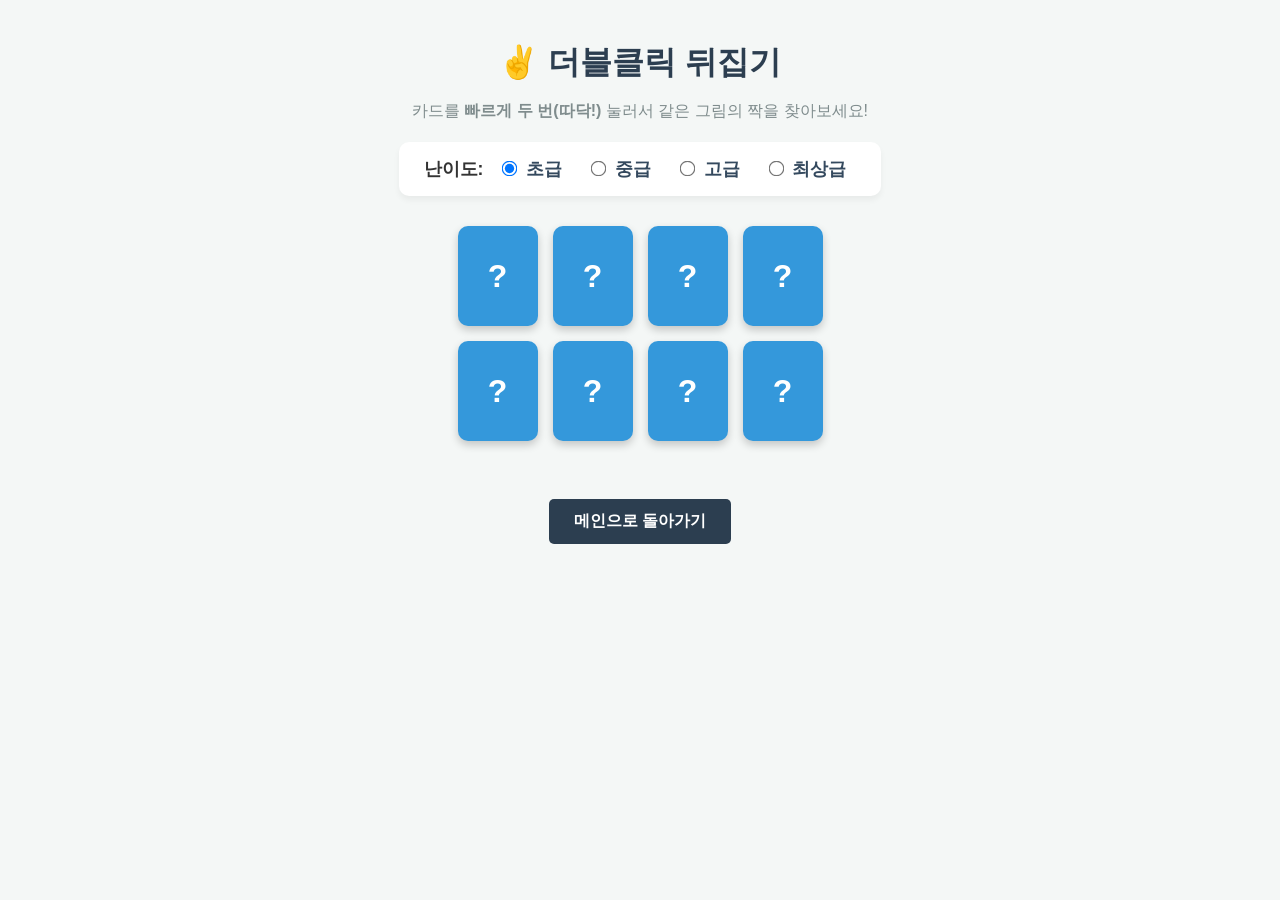
<file: double-click.html>
<!DOCTYPE html>
<html lang="ko">
<head>
    <meta charset="UTF-8">
    <title>더블클릭 뒤집기 - forever.or.kr</title>
    <style>
        body { font-family: 'Malgun Gothic', sans-serif; background: #f4f7f6; text-align: center; margin: 0; padding: 20px; color: #333; user-select: none; }
        h1 { color: #2c3e50; margin-bottom: 5px; }
        p { color: #7f8c8d; margin-bottom: 20px; }

        /* 난이도 선택 영역 */
        .controls { margin-bottom: 30px; font-size: 1.1em; font-weight: bold; background: white; display: inline-block; padding: 15px 25px; border-radius: 10px; box-shadow: 0 4px 6px rgba(0,0,0,0.05); }
        .controls label { margin: 0 10px; cursor: pointer; color: #34495e; }
        .controls input[type="radio"] { transform: scale(1.2); margin-right: 5px; cursor: pointer; }

        /* 카드 보드 (난이도에 따라 열 개수가 바뀜) */
        #gameBoard { display: grid; justify-content: center; gap: 15px; margin: 0 auto; max-width: 800px; perspective: 1000px; }

        /* 카드 디자인 및 3D 뒤집기 효과 */
        .card { width: 80px; height: 100px; cursor: pointer; position: relative; }
        .card-inner { width: 100%; height: 100%; transition: transform 0.4s; transform-style: preserve-3d; position: relative; }
        
        /* 더블클릭해서 뒤집혔을 때의 상태 */
        .card.flipped .card-inner { transform: rotateY(180deg); }
        
        /* 짝을 맞췄을 때 반짝이는 효과 */
        .card.matched .card-face { background: #f1c40f; box-shadow: 0 0 15px #f1c40f; border: 2px solid white; }

        .card-cover, .card-face { width: 100%; height: 100%; position: absolute; backface-visibility: hidden; display: flex; justify-content: center; align-items: center; border-radius: 10px; box-shadow: 0 4px 8px rgba(0,0,0,0.2); box-sizing: border-box; }
        
        /* 카드 뒷면 (처음 보이는 파란색 면) */
        .card-cover { background: #3498db; color: white; font-size: 2em; font-weight: bold; }
        .card-cover:hover { background: #2980b9; transform: translateY(-3px); transition: 0.2s; }
        
        /* 카드 앞면 (그림이 있는 흰색 면) */
        .card-face { background: white; transform: rotateY(180deg); font-size: 2.5em; }

        .back-btn { display: inline-block; margin-top: 40px; padding: 12px 25px; background: #2c3e50; color: white; text-decoration: none; border-radius: 5px; font-weight: bold; transition: 0.2s; }
        .back-btn:hover { background: #34495e; }
    </style>
</head>
<body>

    <h1>✌️ 더블클릭 뒤집기</h1>
    <p>카드를 <b>빠르게 두 번(따닥!)</b> 눌러서 같은 그림의 짝을 찾아보세요!</p>

    <div class="controls">
        <span>난이도: </span>
        <label><input type="radio" name="level" value="4" onchange="initGame()" checked> 초급</label>
        <label><input type="radio" name="level" value="6" onchange="initGame()"> 중급</label>
        <label><input type="radio" name="level" value="8" onchange="initGame()"> 고급</label>
        <label><input type="radio" name="level" value="10" onchange="initGame()"> 최상급</label>
    </div>

    <div id="gameBoard">
        </div>

    <br>
    <a href="index.html" class="back-btn">메인으로 돌아가기</a>

    <script>
        // 사용할 이모티콘 (그림) 목록
        const emojis = ['🍎', '🍌', '🍇', '🍉', '🍓', '🍒', '🍑', '🍍', '🥝', '🥭'];
        
        const board = document.getElementById('gameBoard');
        let firstCard = null;
        let secondCard = null;
        let lockBoard = false;
        let matchedCount = 0;
        let totalPairs = 0;

        function initGame() {
            // 선택된 난이도(쌍의 개수) 가져오기
            const levelRadios = document.getElementsByName('level');
            for(let radio of levelRadios) {
                if(radio.checked) totalPairs = parseInt(radio.value);
            }

            // 보드 초기화
            board.innerHTML = '';
            matchedCount = 0;
            resetBoardVars();

            // 그리드 열 개수 조절 (최상급 20장이면 5열, 나머지는 4열)
            board.style.gridTemplateColumns = totalPairs === 10 ? 'repeat(5, 80px)' : 'repeat(4, 80px)';

            // 필요한 개수만큼 이모티콘 짝 맞추기
            let gameEmojis = [];
            for (let i = 0; i < totalPairs; i++) {
                gameEmojis.push(emojis[i], emojis[i]);
            }

            // 카드 무작위로 섞기
            gameEmojis.sort(() => Math.random() - 0.5);

            // 화면에 카드 뿌리기
            gameEmojis.forEach(emoji => {
                let card = document.createElement('div');
                card.className = 'card';
                card.dataset.emoji = emoji; // 카드가 가진 그림 정보 저장
                
                // 핵심! 'ondblclick'을 사용하여 더블클릭할 때만 뒤집히게 설정
                card.ondblclick = function() { flipCard(this); };
                
                // 한 번만 클릭했을 때는 경고용 흔들림 효과 (더블클릭 유도)
                card.onclick = function() {
                    if(!this.classList.contains('flipped') && !lockBoard) {
                        this.style.transform = 'translateX(3px)';
                        setTimeout(() => this.style.transform = 'translateX(-3px)', 100);
                        setTimeout(() => this.style.transform = 'translateX(0)', 200);
                    }
                };

                card.innerHTML = `
                    <div class="card-inner">
                        <div class="card-cover">?</div>
                        <div class="card-face">${emoji}</div>
                    </div>
                `;
                board.appendChild(card);
            });
        }

        function flipCard(card) {
            // 보드가 잠겨있거나, 이미 뒤집힌 카드거나, 첫 번째 카드와 같은 카드를 다시 누르면 무시
            if (lockBoard) return;
            if (card === firstCard) return;
            if (card.classList.contains('flipped')) return;

            card.classList.add('flipped');

            // 첫 번째 카드를 뒤집은 경우
            if (!firstCard) {
                firstCard = card;
                return;
            }

            // 두 번째 카드를 뒤집은 경우 짝이 맞는지 확인
            secondCard = card;
            checkForMatch();
        }

        function checkForMatch() {
            // 두 카드의 그림이 같은지 비교
            let isMatch = firstCard.dataset.emoji === secondCard.dataset.emoji;

            if (isMatch) {
                disableCards(); // 짝이 맞으면 고정
            } else {
                unflipCards(); // 틀리면 다시 뒤집기
            }
        }

        function disableCards() {
            firstCard.classList.add('matched');
            secondCard.classList.add('matched');
            matchedCount++;

            // 모든 짝을 다 맞췄을 때
            if (matchedCount === totalPairs) {
                setTimeout(() => alert("🎉 대단해요! 모든 짝을 완벽하게 맞추셨습니다!"), 500);
            }
            resetBoardVars();
        }

        function unflipCards() {
            lockBoard = true; // 카드가 다시 뒤집히는 동안 다른 카드를 못 누르게 잠금
            
            setTimeout(() => {
                firstCard.classList.remove('flipped');
                secondCard.classList.remove('flipped');
                resetBoardVars();
            }, 800); // 0.8초 보여주고 다시 뒤집음
        }

        function resetBoardVars() {
            firstCard = null;
            secondCard = null;
            lockBoard = false;
        }

        // 페이지 열리자마자 초급 모드로 시작
        window.onload = initGame;
    </script>
</body>
</html>
</file>
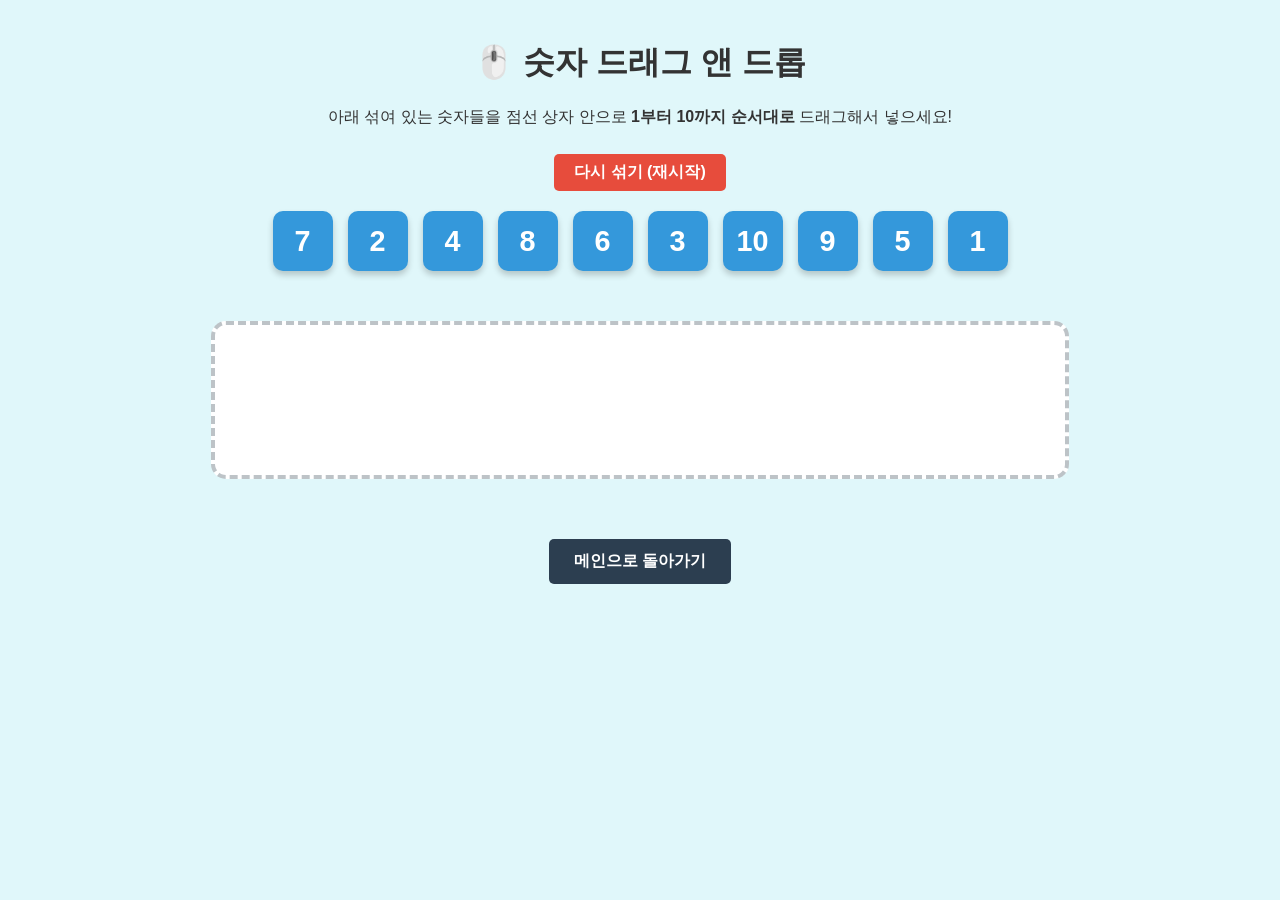
<file: drag-number.html>
<!DOCTYPE html>
<html lang="ko">
<head>
    <meta charset="UTF-8">
    <title>숫자 드래그 - forever.or.kr</title>
    <style>
        body { font-family: 'Malgun Gothic', sans-serif; background: #e0f7fa; text-align: center; margin: 0; padding: 20px; color: #333; }
        
        .header-bar { margin-bottom: 20px; }
        .restart-btn { padding: 8px 20px; background: #e74c3c; color: white; border: none; border-radius: 5px; font-weight: bold; cursor: pointer; transition: 0.2s; font-size: 1em; margin-top: 10px; }
        .restart-btn:hover { background: #c0392b; }

        /* 숫자가 섞여 있는 대기 영역 (여러 줄 허용) */
        #numberPool { display: flex; flex-wrap: wrap; justify-content: center; gap: 15px; margin: 20px auto; min-height: 80px; max-width: 800px; }
        
        /* 숫자를 떨어뜨릴 정답 영역 (여러 줄 허용) */
        #dropZone { display: flex; flex-wrap: wrap; justify-content: center; align-content: flex-start; gap: 15px; margin: 30px auto; padding: 25px; background: white; border: 4px dashed #bdc3c7; border-radius: 15px; width: 80%; max-width: 800px; min-height: 100px; }
        
        /* 숫자 블록 디자인 (10개가 잘 들어가도록 크기 살짝 조정) */
        .num-box { width: 60px; height: 60px; background: #3498db; color: white; font-size: 1.8em; font-weight: bold; line-height: 60px; border-radius: 10px; cursor: grab; box-shadow: 0 4px 6px rgba(0,0,0,0.2); user-select: none; transition: transform 0.1s; }
        .num-box:active { cursor: grabbing; opacity: 0.6; transform: scale(0.95); }

        .back-btn { display: inline-block; margin-top: 30px; padding: 12px 25px; background: #2c3e50; color: white; text-decoration: none; border-radius: 5px; font-weight: bold; }
        .back-btn:hover { background: #34495e; }
    </style>
</head>
<body>

    <div class="header-bar">
        <h1>🖱️ 숫자 드래그 앤 드롭</h1>
        <p>아래 섞여 있는 숫자들을 점선 상자 안으로 <b>1부터 10까지 순서대로</b> 드래그해서 넣으세요!</p>
        <button class="restart-btn" onclick="initDragGame()">다시 섞기 (재시작)</button>
    </div>

    <div id="numberPool">
        </div>

    <div id="dropZone" ondrop="drop(event)" ondragover="allowDrop(event)">
        </div>

    <a href="index.html" class="back-btn">메인으로 돌아가기</a>

    <script>
        const MAX_NUMBER = 10; // 원하는 숫자로 변경 가능 (예: 15, 20)
        let expectedNumber = 1;

        // 게임 시작 시 숫자 섞기
        function initDragGame() {
            const pool = document.getElementById('numberPool');
            const zone = document.getElementById('dropZone');
            
            // 기존 블록 초기화
            pool.innerHTML = '';
            zone.innerHTML = '';
            expectedNumber = 1;

            let numbers = [];
            for (let i = 1; i <= MAX_NUMBER; i++) {
                numbers.push(i);
            }
            // 배열 무작위로 섞기
            numbers.sort(() => Math.random() - 0.5);

            numbers.forEach(num => {
                let box = document.createElement('div');
                box.className = 'num-box';
                box.id = 'num' + num;
                box.innerText = num;
                box.draggable = true;
                box.ondragstart = drag;
                pool.appendChild(box);
            });
        }

        function allowDrop(ev) {
            ev.preventDefault();
        }

        function drag(ev) {
            ev.dataTransfer.setData("text", ev.target.id);
        }

        function drop(ev) {
            ev.preventDefault();
            const data = ev.dataTransfer.getData("text");
            const draggedElement = document.getElementById(data);
            
            // 빈 공간 등 잘못된 곳에서 드롭된 경우 에러 방지
            if (!draggedElement) return;
            
            const draggedNumber = parseInt(draggedElement.innerText);

            // 순서에 맞는 숫자인지 확인
            if (draggedNumber === expectedNumber) {
                document.getElementById('dropZone').appendChild(draggedElement);
                draggedElement.draggable = false;
                draggedElement.style.cursor = 'default';
                draggedElement.style.backgroundColor = '#2ecc71'; // 맞추면 초록색으로 변경!
                
                expectedNumber++;

                // 10까지 다 넣었으면 성공
                if (expectedNumber > MAX_NUMBER) {
                    setTimeout(() => alert(`🎉 완벽합니다! ${MAX_NUMBER}까지 모두 맞추셨어요!`), 200);
                }
            } else {
                // 부드러운 경고창 (alert 대신 시각적 효과)
                draggedElement.style.backgroundColor = '#e74c3c'; // 틀리면 잠깐 빨간색
                setTimeout(() => draggedElement.style.backgroundColor = '#3498db', 500);
            }
        }

        // 페이지가 열리면 자동으로 시작
        window.onload = initDragGame;
    </script>
</body>
</html>
</file>
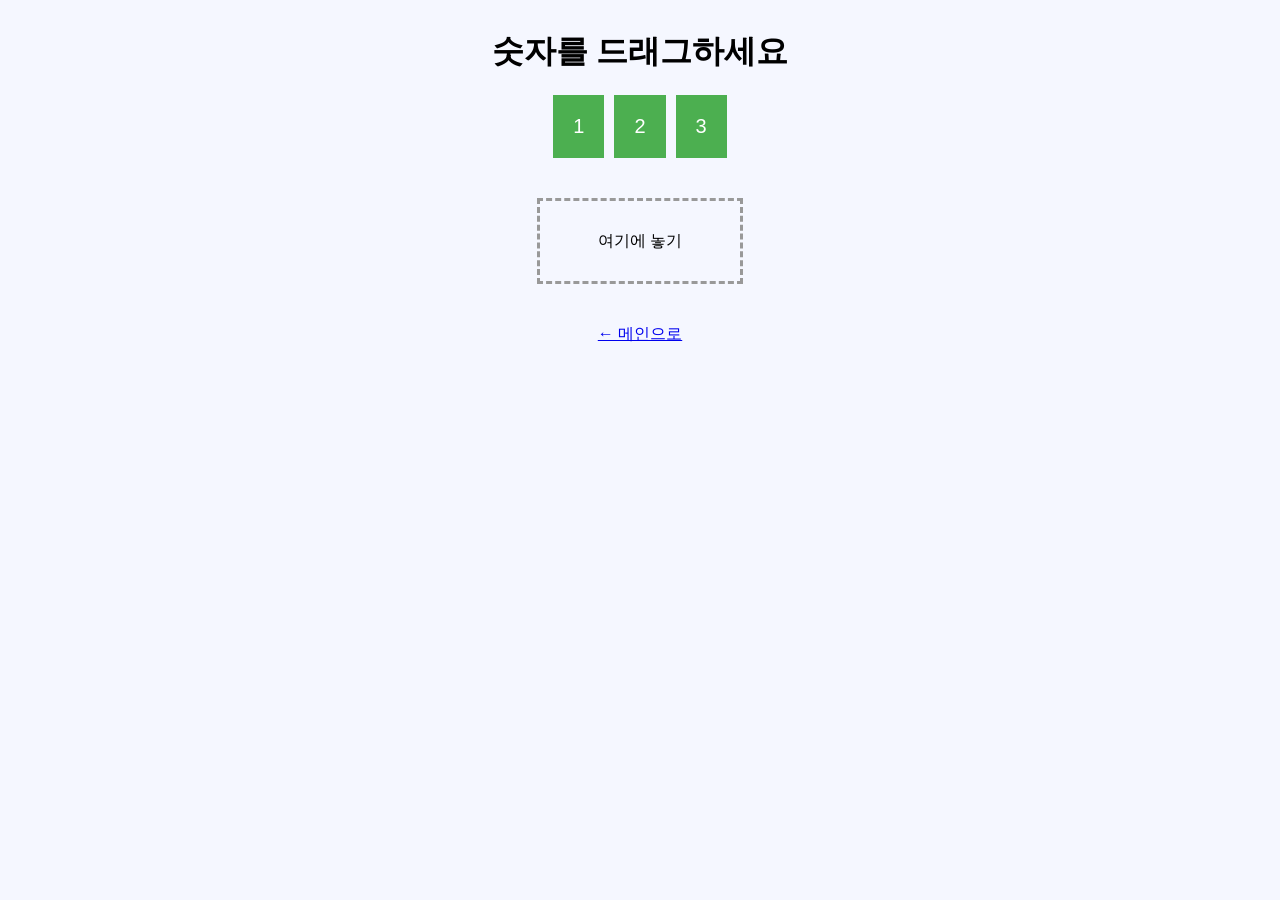
<file: drag.html>
<!DOCTYPE html>
<html lang="ko">
<head>
<meta charset="UTF-8">
<title>드래그 연습</title>
<link rel="stylesheet" href="style.css">
</head>
<body>

<h1>숫자를 드래그하세요</h1>

<div class="dragbox">
<div draggable="true" class="item">1</div>
<div draggable="true" class="item">2</div>
<div draggable="true" class="item">3</div>
</div>

<div class="dropbox">여기에 놓기</div>

<a href="index.html">← 메인으로</a>

<script>
const items=document.querySelectorAll(".item");
const drop=document.querySelector(".dropbox");

items.forEach(item=>{
item.addEventListener("dragstart",e=>{
e.dataTransfer.setData("text",item.textContent);
});
});

drop.addEventListener("dragover",e=>{
e.preventDefault();
});

drop.addEventListener("drop",e=>{
const data=e.dataTransfer.getData("text");
drop.innerHTML="놓은 숫자: "+data;
});
</script>

</body>
</html>
</file>
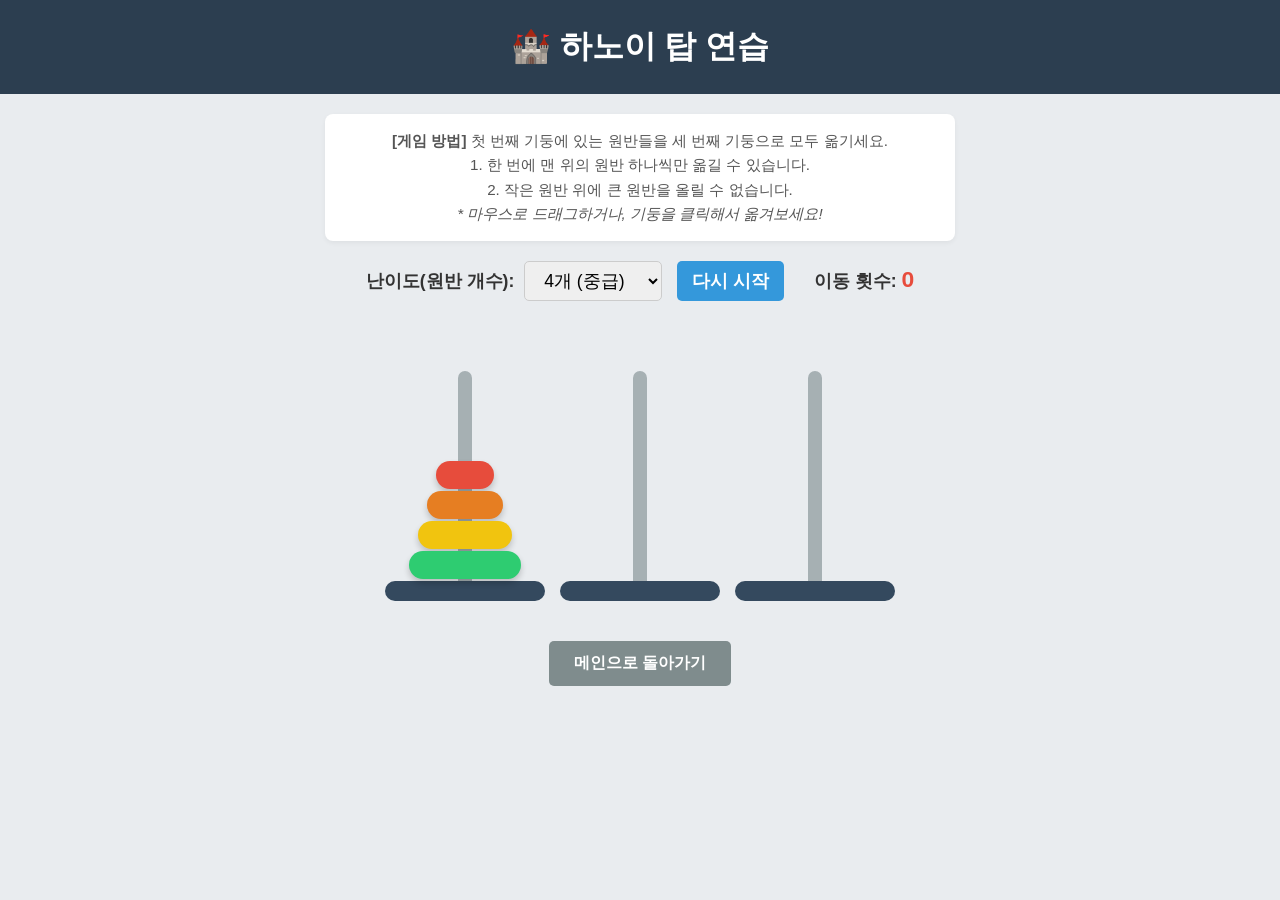
<file: hanoi-tower.html>
<!DOCTYPE html>
<html lang="ko">
<head>
    <meta charset="UTF-8">
    <meta name="viewport" content="width=device-width, initial-scale=1.0">
    <title>하노이 탑 - forever.or.kr</title>
    <style>
        body { font-family: 'Malgun Gothic', sans-serif; background: #e9ecef; text-align: center; margin: 0; padding: 0; }
        header { background: #2c3e50; color: white; padding: 25px 0; margin-bottom: 20px; }
        h1 { margin: 0; font-size: 2em; }
        
        .desc { background: white; max-width: 600px; margin: 0 auto 20px; padding: 15px; border-radius: 8px; color: #555; font-size: 0.95em; line-height: 1.6; box-shadow: 0 2px 5px rgba(0,0,0,0.05); }
        
        .controls { margin-bottom: 20px; font-weight: bold; font-size: 1.1em; color: #333; }
        select, button { padding: 8px 15px; font-size: 1em; border-radius: 5px; border: 1px solid #ccc; margin: 0 5px; }
        button { background: #3498db; color: white; border: none; cursor: pointer; transition: 0.2s; font-weight: bold; }
        button:hover { background: #2980b9; }

        /* 게임 보드와 기둥 디자인 */
        .game-board { display: flex; justify-content: center; gap: 15px; margin-top: 40px; }
        .tower-wrapper { position: relative; width: 160px; height: 260px; display: flex; flex-direction: column; justify-content: flex-end; align-items: center; cursor: pointer; }
        
        .peg { position: absolute; bottom: 20px; width: 14px; height: 210px; background: #a6b0b3; border-radius: 7px 7px 0 0; z-index: 0; }
        .base { width: 100%; height: 20px; background: #34495e; border-radius: 10px; z-index: 1; }
        
        /* 원반들이 쌓이는 공간 */
        .disks-container { position: absolute; bottom: 20px; width: 100%; display: flex; flex-direction: column-reverse; align-items: center; z-index: 2; pointer-events: none; }
        
        /* 개별 원반 디자인 */
        .disk { height: 28px; border-radius: 14px; margin-bottom: 2px; box-shadow: 0 4px 6px rgba(0,0,0,0.2); transition: transform 0.2s; pointer-events: auto; }
        
        /* 클릭으로 선택되었을 때 위로 살짝 뜨는 효과 */
        .disk.selected { transform: translateY(-25px); box-shadow: 0 10px 15px rgba(0,0,0,0.3); border: 2px solid #fff; }
        
        .back-btn { display: inline-block; margin-top: 40px; padding: 12px 25px; background: #7f8c8d; color: white; text-decoration: none; border-radius: 5px; font-weight: bold; }
    </style>
</head>
<body onload="initGame()">

    <header>
        <h1>🏰 하노이 탑 연습</h1>
    </header>

    <div class="desc">
        <b>[게임 방법]</b> 첫 번째 기둥에 있는 원반들을 세 번째 기둥으로 모두 옮기세요.<br>
        1. 한 번에 맨 위의 원반 하나씩만 옮길 수 있습니다.<br>
        2. 작은 원반 위에 큰 원반을 올릴 수 없습니다.<br>
        <i>* 마우스로 드래그하거나, 기둥을 클릭해서 옮겨보세요!</i>
    </div>

    <div class="controls">
        <label>난이도(원반 개수): </label>
        <select id="diskSelect" onchange="initGame()">
            <option value="3">3개 (초급)</option>
            <option value="4" selected>4개 (중급)</option>
            <option value="5">5개 (고급)</option>
            <option value="6">6개 (도전!)</option>
        </select>
        <button onclick="initGame()">다시 시작</button>
        <span style="margin-left:20px;">이동 횟수: <span id="moves" style="color:#e74c3c; font-size:1.3em;">0</span></span>
    </div>

    <div class="game-board">
        <div class="tower-wrapper" onclick="clickTower(event)" ondrop="drop(event)" ondragover="allowDrop(event)">
            <div class="peg"></div><div class="base"></div>
            <div class="disks-container" id="dc1"></div>
        </div>
        <div class="tower-wrapper" onclick="clickTower(event)" ondrop="drop(event)" ondragover="allowDrop(event)">
            <div class="peg"></div><div class="base"></div>
            <div class="disks-container" id="dc2"></div>
        </div>
        <div class="tower-wrapper" onclick="clickTower(event)" ondrop="drop(event)" ondragover="allowDrop(event)">
            <div class="peg"></div><div class="base"></div>
            <div class="disks-container" id="dc3"></div>
        </div>
    </div>

    <a href="index.html" class="back-btn">메인으로 돌아가기</a>

    <script>
        let moves = 0;
        let diskCount = 4;
        let draggedDisk = null;
        let selectedDisk = null;
        let isDragging = false;
        const colors = ['#e74c3c', '#e67e22', '#f1c40f', '#2ecc71', '#3498db', '#9b59b6'];

        // 게임 초기화
        function initGame() {
            moves = 0;
            document.getElementById('moves').innerText = moves;
            diskCount = parseInt(document.getElementById('diskSelect').value);
            selectedDisk = null;

            ['dc1', 'dc2', 'dc3'].forEach(id => document.getElementById(id).innerHTML = '');

            // 첫 번째 기둥에 원반 생성 (큰 것부터 밑에 깔림)
            for (let i = diskCount; i >= 1; i--) {
                let disk = document.createElement('div');
                disk.className = 'disk';
                disk.id = 'disk' + i;
                disk.dataset.size = i;
                disk.style.width = (40 + i * 18) + 'px'; // 크기 비율 조절
                disk.style.backgroundColor = colors[(i-1) % colors.length];
                
                // 드래그 이벤트 연결
                disk.addEventListener('dragstart', dragStart);
                disk.addEventListener('dragend', dragEnd);
                
                document.getElementById('dc1').appendChild(disk);
            }
            updateDraggable();
        }

        // 맨 위에 있는 원반만 조작 가능하도록 설정
        function updateDraggable() {
            document.querySelectorAll('.disk').forEach(d => {
                d.draggable = false;
                d.style.cursor = 'not-allowed';
            });
            ['dc1', 'dc2', 'dc3'].forEach(id => {
                const container = document.getElementById(id);
                if (container.lastElementChild) {
                    container.lastElementChild.draggable = true;
                    container.lastElementChild.style.cursor = 'grab';
                }
            });
        }

        /* --- 드래그 앤 드롭 기능 --- */
        function dragStart(e) {
            isDragging = true;
            if(selectedDisk) { selectedDisk.classList.remove('selected'); selectedDisk = null; }
            draggedDisk = e.target;
            setTimeout(() => e.target.style.opacity = '0.5', 0);
        }

        function dragEnd(e) {
            e.target.style.opacity = '1';
            draggedDisk = null;
            setTimeout(() => isDragging = false, 100);
        }

        function allowDrop(e) { e.preventDefault(); }

        function drop(e) {
            e.preventDefault();
            const wrapper = e.target.closest('.tower-wrapper');
            if (!wrapper || !draggedDisk) return;
            moveDisk(draggedDisk, wrapper.querySelector('.disks-container'));
        }

        /* --- 클릭 기능 (스마트폰/태블릿 지원) --- */
        function clickTower(e) {
            if (isDragging) return;
            const wrapper = e.currentTarget;
            const container = wrapper.querySelector('.disks-container');

            if (selectedDisk) {
                // 이미 선택된 원반이 있다면 현재 클릭한 기둥으로 이동 시도
                moveDisk(selectedDisk, container);
                selectedDisk.classList.remove('selected');
                selectedDisk = null;
                updateDraggable();
            } else {
                // 선택된 원반이 없다면 이 기둥의 맨 위 원반을 선택
                if (container.lastElementChild) {
                    selectedDisk = container.lastElementChild;
                    selectedDisk.classList.add('selected');
                }
            }
        }

        /* --- 원반 이동 및 승리 확인 로직 --- */
        function moveDisk(disk, targetContainer) {
            const topDisk = targetContainer.lastElementChild;
            const diskSize = parseInt(disk.dataset.size);

            // 타겟 기둥이 비어있거나, 타겟 기둥의 맨 위 원반보다 크기가 작을 때만 이동 가능
            if (!topDisk || parseInt(topDisk.dataset.size) > diskSize) {
                if (disk.parentElement !== targetContainer) {
                    targetContainer.appendChild(disk);
                    moves++;
                    document.getElementById('moves').innerText = moves;
                    updateDraggable();
                    checkWin(targetContainer.id);
                }
            }
        }

        function checkWin(containerId) {
            if (containerId === 'dc3') {
                const container = document.getElementById('dc3');
                if (container.children.length === diskCount) {
                    setTimeout(() => {
                        alert(`🎉 대성공! 총 ${moves}번 만에 하노이 탑을 옮겼습니다!`);
                    }, 200);
                }
            }
        }
    </script>
</body>
</html>
</file>
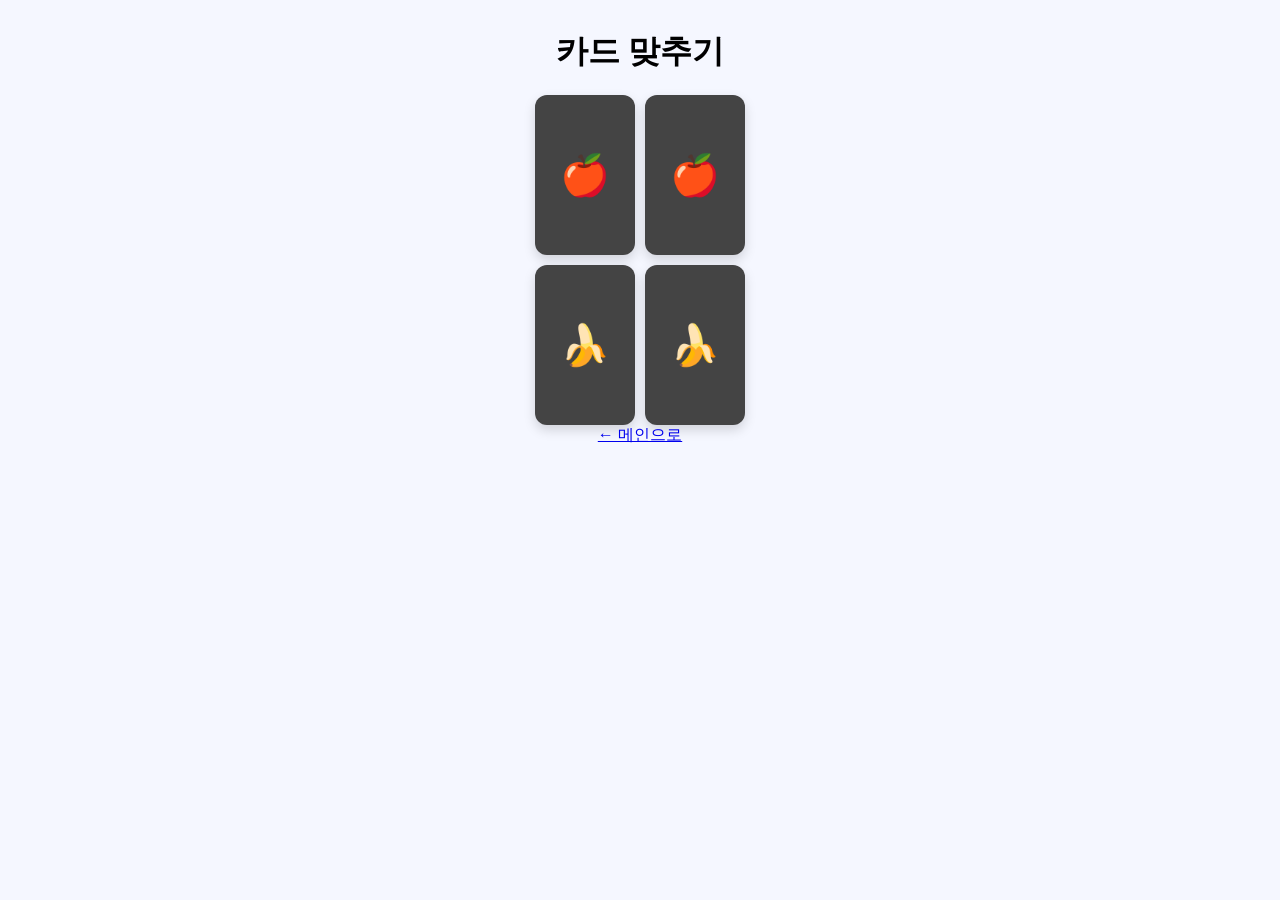
<file: memory.html>
<!DOCTYPE html>
<html lang="ko">
<head>
<meta charset="UTF-8">
<title>카드 뒤집기</title>
<link rel="stylesheet" href="style.css">
</head>
<body>

<h1>카드 맞추기</h1>

<div class="memory">
<div class="card">🍎</div>
<div class="card">🍎</div>
<div class="card">🍌</div>
<div class="card">🍌</div>
</div>

<a href="index.html">← 메인으로</a>

<script>
const cards=document.querySelectorAll(".card");
let first=null;

cards.forEach(card=>{
card.onclick=function(){
card.classList.add("show");

if(!first){
first=card;
}else{
if(first.textContent!==card.textContent){
setTimeout(()=>{
first.classList.remove("show");
card.classList.remove("show");
},500);
}
first=null;
}
}
});
</script>

</body>
</html>
</file>
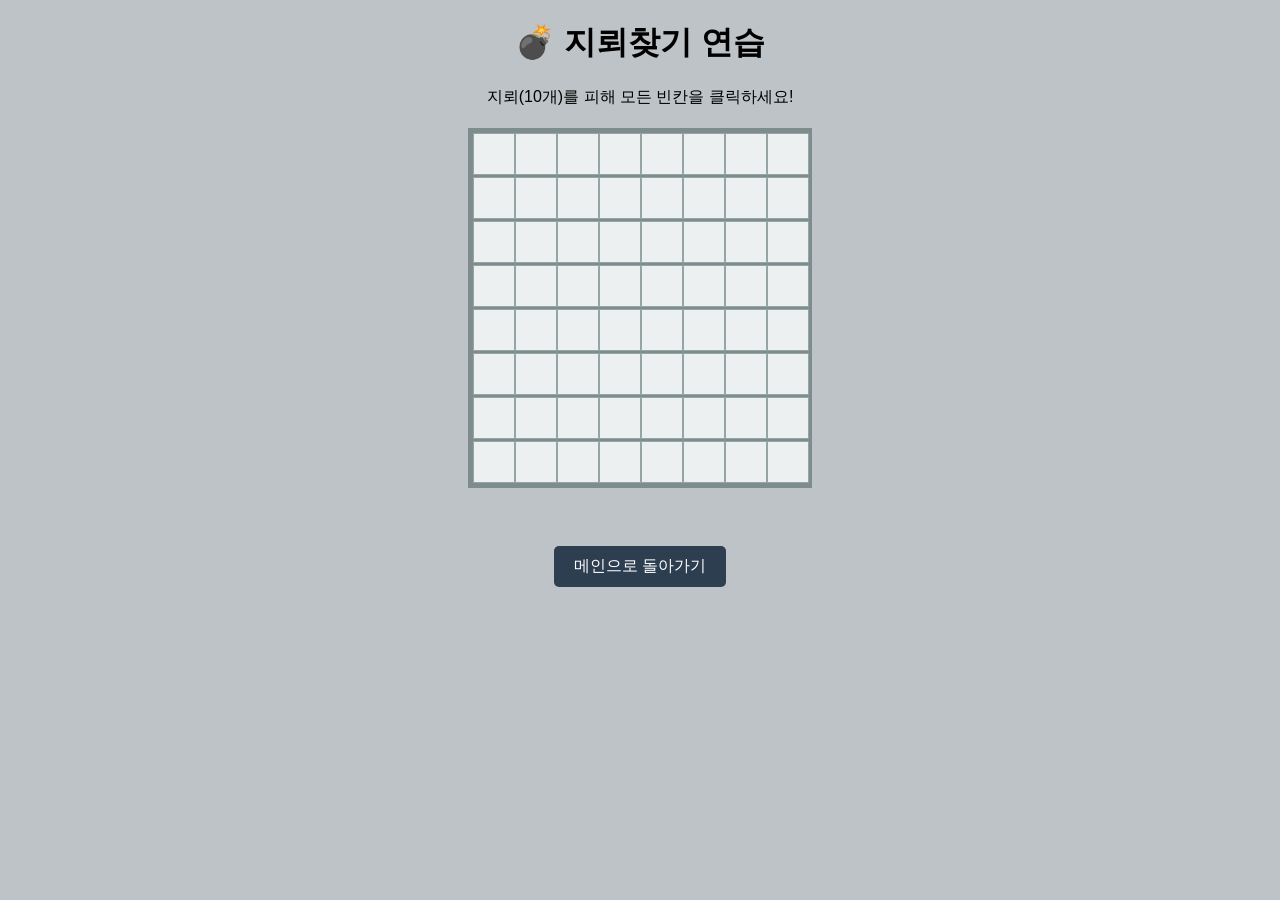
<file: minesweeper.html>
<!DOCTYPE html>
<html lang="ko">
<head>
    <meta charset="UTF-8">
    <title>지뢰찾기</title>
    <style>
        body { text-align: center; font-family: sans-serif; background: #bdc3c7; }
        #board { display: grid; grid-template-columns: repeat(8, 40px); gap: 2px; justify-content: center; margin: 20px auto; width: max-content; background: #7f8c8d; padding: 5px; }
        .cell { width: 40px; height: 40px; background: #ecf0f1; border: 1px solid #95a5a6; font-weight: bold; font-size: 20px; line-height: 40px; cursor: pointer; user-select: none; }
        .cell.clicked { background: #bdc3c7; }
        .back-btn { padding: 10px 20px; background: #2c3e50; color: white; text-decoration: none; border-radius: 5px; display: inline-block; margin-top: 20px; }
    </style>
</head>
<body>
    <h1>💣 지뢰찾기 연습</h1>
    <p>지뢰(10개)를 피해 모든 빈칸을 클릭하세요!</p>
    
    <div id="board"></div>
    <br>
    <a href="index.html" class="back-btn">메인으로 돌아가기</a>

    <script>
        const size = 8;
        const totalMines = 10;
        let board = [];
        let gameOver = false; // 게임 진행 상태
        let safeCellsClicked = 0; // 클릭한 안전한 칸의 수
        const boardEl = document.getElementById('board');
        const cells = []; // 화면의 칸(DOM)들을 저장할 배열

        // 1. 보드 초기화 및 지뢰 심기
        for(let i=0; i<size*size; i++) {
            board.push({ mine: false, clicked: false });
        }
        let placed = 0;
        while(placed < totalMines) {
            let idx = Math.floor(Math.random() * (size*size));
            if(!board[idx].mine) {
                board[idx].mine = true;
                placed++;
            }
        }

        // 2. 주변 지뢰 개수 계산 함수 추가
        function countMines(index) {
            let count = 0;
            let row = Math.floor(index / size);
            let col = index % size;

            // 클릭한 칸 주변 8방향(위, 아래, 양옆, 대각선) 검사
            for(let r = -1; r <= 1; r++) {
                for(let c = -1; c <= 1; c++) {
                    let nr = row + r;
                    let nc = col + c;
                    
                    // 보드 범위를 벗어나지 않는지 확인
                    if(nr >= 0 && nr < size && nc >= 0 && nc < size) {
                        let nIdx = nr * size + nc;
                        if(board[nIdx].mine) count++;
                    }
                }
            }
            return count;
        }

        // 3. 화면에 그리기
        board.forEach((cellData, i) => {
            let el = document.createElement('div');
            el.className = 'cell';
            el.onclick = () => clickCell(i, el);
            cells.push(el); // 나중에 전체 지뢰를 보여주기 위해 배열에 저장
            boardEl.appendChild(el);
        });

        // 4. 셀 클릭 시 동작 로직 완성
        function clickCell(i, el) {
            // 이미 클릭했거나 게임이 오버된 상태면 무시
            if(board[i].clicked || gameOver) return;
            
            board[i].clicked = true;
            el.classList.add('clicked');

            if(board[i].mine) {
                // 지뢰를 밟았을 때
                gameOver = true;
                el.style.backgroundColor = 'red';
                
                // 숨겨져 있던 모든 지뢰 보여주기
                board.forEach((cell, idx) => {
                    if (cell.mine) {
                        cells[idx].innerText = '💣';
                        cells[idx].classList.add('clicked');
                    }
                });

                setTimeout(() => alert('지뢰를 밟았습니다! 게임 오버'), 100);
            } else {
                // 지뢰가 아닐 때: 안전한 칸 클릭 횟수 증가 및 숫자 표시
                safeCellsClicked++;
                let mineCount = countMines(i);
                
                if (mineCount > 0) {
                    el.innerText = mineCount;
                    // 가독성을 위해 숫자에 따라 색상 지정
                    if(mineCount === 1) el.style.color = 'blue';
                    else if(mineCount === 2) el.style.color = 'green';
                    else el.style.color = 'red';
                } else {
                    el.innerText = ''; // 주변에 지뢰가 0개면 빈칸 유지
                }

                // 승리 조건 체크 (전체 칸 수 - 지뢰 수 = 안전한 칸 수)
                if (safeCellsClicked === (size * size) - totalMines) {
                    gameOver = true;
                    setTimeout(() => alert('축하합니다! 모든 지뢰를 찾았습니다!'), 100);
                }
            }
        }
    </script>
</body>
</html>
</file>
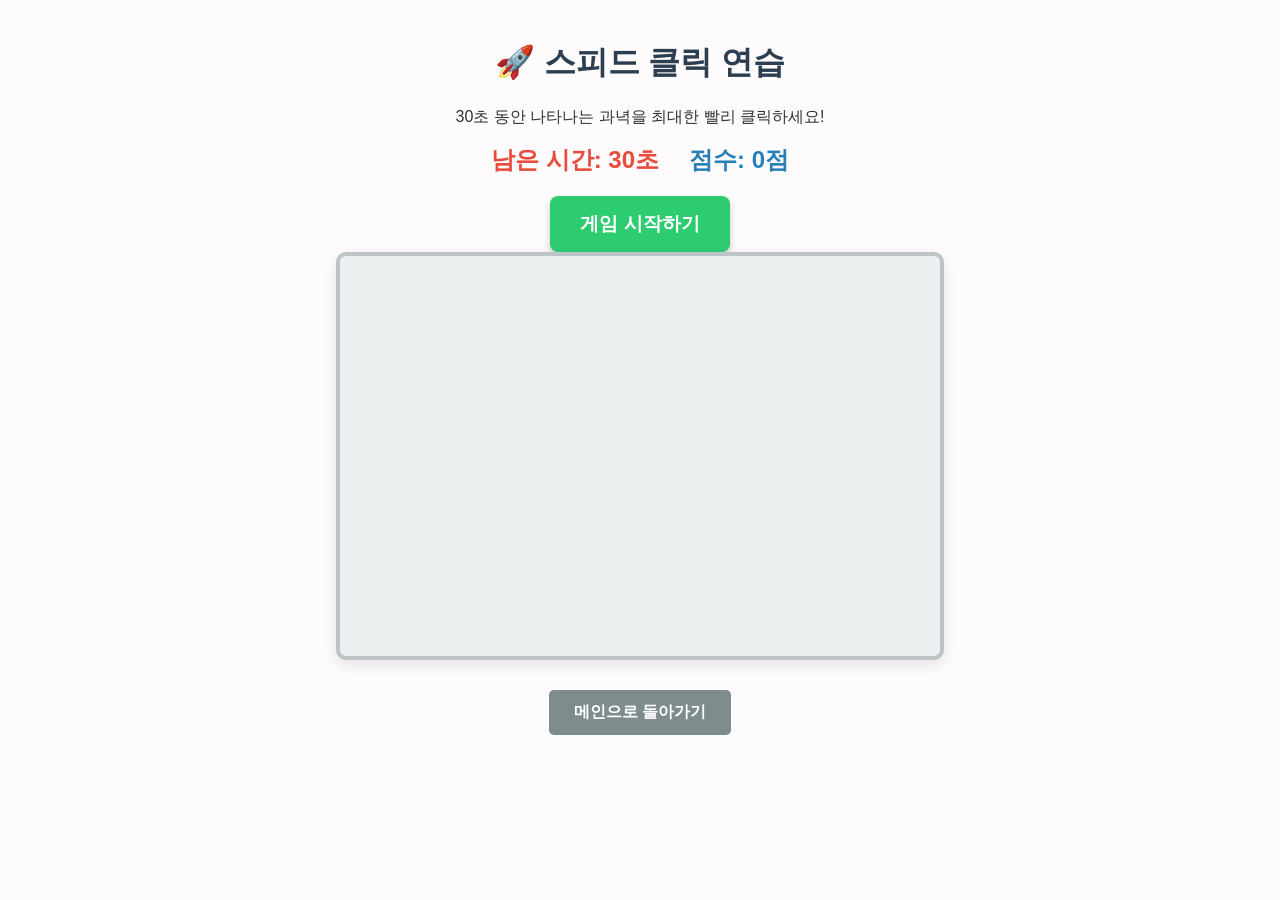
<file: speed-click.html>
<!DOCTYPE html>
<html lang="ko">
<head>
    <meta charset="UTF-8">
    <title>스피드 클릭 - forever.or.kr</title>
    <style>
        body { font-family: 'Malgun Gothic', sans-serif; background: #fdfbfb; text-align: center; margin: 0; padding: 20px; color: #333; }
        h1 { color: #2c3e50; }
        
        .info-panel { display: flex; justify-content: center; gap: 30px; font-size: 1.5em; font-weight: bold; margin-bottom: 20px; }
        #time { color: #e74c3c; }
        #score { color: #2980b9; }

        #gameArea { position: relative; width: 600px; height: 400px; background: #ecf0f1; border: 4px solid #bdc3c7; margin: 0 auto; border-radius: 10px; overflow: hidden; box-shadow: 0 5px 15px rgba(0,0,0,0.1); cursor: crosshair; }
        
        /* 클릭할 과녁 모양 */
        #target { position: absolute; width: 50px; height: 50px; background: radial-gradient(circle, red 20%, white 25%, white 40%, red 45%); border-radius: 50%; display: none; box-shadow: 0 4px 6px rgba(0,0,0,0.3); transition: transform 0.1s; }
        #target:active { transform: scale(0.8); } /* 클릭 시 움찔하는 효과 */

        #startBtn { padding: 15px 30px; font-size: 1.2em; background: #2ecc71; color: white; border: none; border-radius: 8px; cursor: pointer; font-weight: bold; box-shadow: 0 4px 6px rgba(0,0,0,0.2); transition: 0.2s; }
        #startBtn:hover { background: #27ae60; transform: translateY(-2px); }

        .back-btn { display: inline-block; margin-top: 30px; padding: 12px 25px; background: #7f8c8d; color: white; text-decoration: none; border-radius: 5px; font-weight: bold; transition: 0.2s; }
        .back-btn:hover { background: #95a5a6; }
    </style>
</head>
<body>

    <h1>🚀 스피드 클릭 연습</h1>
    <p>30초 동안 나타나는 과녁을 최대한 빨리 클릭하세요!</p>

    <div class="info-panel">
        <div id="time">남은 시간: 30초</div>
        <div id="score">점수: 0점</div>
    </div>

    <button id="startBtn" onclick="startGame()">게임 시작하기</button>

    <div id="gameArea">
        <div id="target" onmousedown="hitTarget()"></div>
    </div>

    <a href="index.html" class="back-btn">메인으로 돌아가기</a>

    <script>
        let score = 0;
        let timeLeft = 30;
        let isPlaying = false;
        let timer;
        const target = document.getElementById('target');
        const scoreDisplay = document.getElementById('score');
        const timeDisplay = document.getElementById('time');
        const startBtn = document.getElementById('startBtn');
        const gameArea = document.getElementById('gameArea');

        function startGame() {
            if (isPlaying) return;
            isPlaying = true;
            score = 0;
            timeLeft = 30;
            scoreDisplay.innerText = "점수: 0점";
            timeDisplay.innerText = "남은 시간: 30초";
            startBtn.style.display = 'none'; // 시작 버튼 숨기기
            
            moveTarget();
            
            timer = setInterval(() => {
                timeLeft--;
                timeDisplay.innerText = `남은 시간: ${timeLeft}초`;
                if (timeLeft <= 0) gameOver();
            }, 1000);
        }

        function hitTarget() {
            if (!isPlaying) return;
            score++;
            scoreDisplay.innerText = `점수: ${score}점`;
            moveTarget();
        }

        function moveTarget() {
            // 과녁이 게임 화면 밖으로 나가지 않도록 좌표 계산 (화면 600x400, 과녁 50x50)
            const maxX = 600 - 50;
            const maxY = 400 - 50;
            const randomX = Math.floor(Math.random() * maxX);
            const randomY = Math.floor(Math.random() * maxY);
            
            target.style.left = randomX + 'px';
            target.style.top = randomY + 'px';
            target.style.display = 'block';
        }

        function gameOver() {
            isPlaying = false;
            clearInterval(timer);
            target.style.display = 'none';
            startBtn.style.display = 'inline-block';
            startBtn.innerText = "다시 시작하기";
            setTimeout(() => alert(`⏰ 시간 종료!\n최종 점수는 ${score}점 입니다!`), 100);
        }
    </script>
</body>
</html>
</file>
<file: style.css>
body{
font-family:Arial;
text-align:center;
background:#f5f7ff;
}

h1{
margin-top:30px;
}

.grid{
display:flex;
gap:20px;
justify-content:center;
margin-top:40px;
}

.card{
padding:30px;
background:white;
border-radius:12px;
text-decoration:none;
font-size:20px;
box-shadow:0 5px 12px rgba(0,0,0,0.15);
}

#area{
width:600px;
height:400px;
border:3px solid #ccc;
margin:30px auto;
position:relative;
}

#target{
width:60px;
height:60px;
background:red;
border-radius:50%;
position:absolute;
cursor:pointer;
}

.dragbox{
display:flex;
gap:10px;
justify-content:center;
margin-top:20px;
}

.item{
padding:20px;
background:#4caf50;
color:white;
font-size:20px;
cursor:grab;
}

.dropbox{
margin:40px auto;
width:200px;
height:80px;
border:3px dashed #999;
display:flex;
align-items:center;
justify-content:center;
}

.memory{
display:grid;
grid-template-columns:repeat(2,100px);
gap:10px;
justify-content:center;
margin-top:20px;
}

.memory .card{
background:#444;
color:white;
font-size:40px;
height:100px;
display:flex;
align-items:center;
justify-content:center;
cursor:pointer;
}

.memory .show{
background:white;
color:black;
}
</file>
